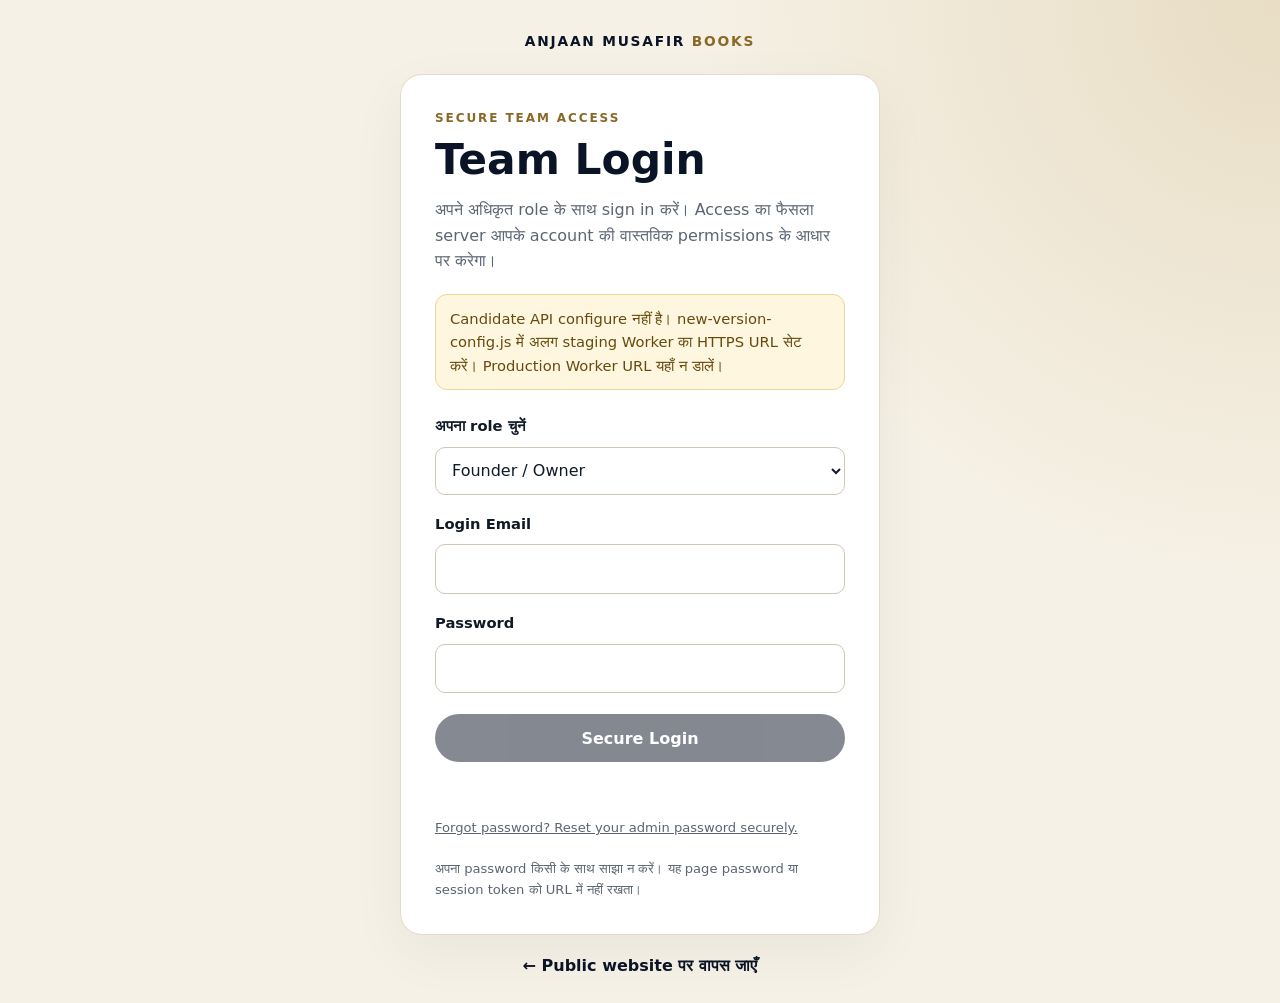
<file: admin-dashboard.html>
<!doctype html>
<html lang="hi">
<head><meta charset="utf-8"><meta name="viewport" content="width=device-width,initial-scale=1"><meta name="robots" content="noindex,nofollow"><meta name="theme-color" content="#0b1426"><title>Admin Workspace — Anjaan Musafir Books</title><link rel="stylesheet" href="admin-dashboard.css"></head>
<body>
<header class="topbar"><a class="brand" href="index.html">ANJAAN MUSAFIR <span>BOOKS</span></a><div class="top-actions"><span id="user-badge">Session checking…</span><button id="logout-button" type="button">Logout</button></div></header>
<div class="layout"><aside class="sidebar"><p class="nav-title">WORKSPACE</p><button class="nav active" data-view="overview">Dashboard</button><button class="nav" data-view="products">Books / Products</button><button class="nav" data-view="coupons">Coupons</button><button class="nav" data-view="orders">Orders</button><button class="nav" data-view="checkout">Checkout Activity</button><button class="nav" data-view="purchase-requests">Purchase Requests</button><button class="nav" data-view="customers">Customers</button><button class="nav" data-view="reports">Reports & CSV</button><button class="nav" data-view="staff">Staff & Permissions</button><button class="nav" data-view="email">Email Activity</button><button class="nav" data-view="health">System Health</button><button class="nav" data-view="maintenance">Maintenance / Backup</button><button class="nav" data-view="audit">Audit Logs</button><a href="team-login.html">Team Login</a><p class="sidebar-note">आपको वही data दिखेगा जिसकी API और role permission उपलब्ध है।</p></aside>
<main class="main-content"><div class="page-heading"><div><p class="eyebrow">SECURE WORKSPACE</p><h1 id="view-title">Dashboard</h1><p>नमस्ते, <strong id="display-name">…</strong></p></div><button id="refresh-button" type="button">Refresh data</button></div>
<section id="global-status" class="status-box" role="status" aria-live="polite">Candidate API से session verify हो रहा है…</section>
<section id="overview-view" class="view"><div class="metrics"><article class="metric-card"><span>Total orders</span><strong id="metric-orders">—</strong></article><article class="metric-card"><span>Paid orders</span><strong id="metric-paid">—</strong></article><article class="metric-card"><span>Pending orders</span><strong id="metric-pending">—</strong></article><article class="metric-card"><span>Gross sales</span><strong id="metric-sales">—</strong></article></div><section class="panel"><h2>Account & access</h2><dl class="profile-grid"><div><dt>Name</dt><dd id="profile-name">—</dd></div><div><dt>Email</dt><dd id="profile-email">—</dd></div><div><dt>Role</dt><dd id="profile-role">—</dd></div><div><dt>Session expiry</dt><dd id="profile-expiry">—</dd></div></dl></section></section>
<section id="products-view" class="view hidden"><section class="panel"><div class="panel-head"><h2>Books / Products</h2><button data-load="products">Load products</button></div><p class="muted">पहले PDF को private staging storage में upload करें। सफल upload के बाद मिला file key नीचे product form में अपने-आप भर जाएगा।</p>
<form id="product-cover-upload-form" class="admin-form"><label>Book cover image (PNG, JPEG or WebP; max 3 MB)<input name="file" type="file" accept="image/png,image/jpeg,image/webp" required></label><button type="submit">Upload cover image</button><div id="product-cover-upload-status" class="muted" role="status" aria-live="polite"></div><img id="product-cover-preview" alt="Cover preview" hidden style="max-width:160px;max-height:220px;object-fit:contain;border-radius:10px;margin-top:10px"></form>
<form id="product-pdf-upload-form" class="admin-form"><label>PDF file *<input name="file" type="file" accept="application/pdf,.pdf" required></label><button type="submit">Upload PDF securely</button><div id="product-upload-status" class="muted" role="status" aria-live="polite"></div></form>
<form id="product-create-form" class="admin-form">
<label>Existing Product ID (optional)<input name="product_id" maxlength="100" placeholder="Existing ID preserves old order references"><small>Existing book adopt करनी है तो उसका current Product ID दें; नया product हो तो खाली छोड़ें।</small></label><label>Book name *<input name="name" maxlength="180" required></label><label>Slug *<input name="slug" pattern="[a-z0-9]+(?:-[a-z0-9]+)*" maxlength="120" required placeholder="vicharon-ki-kaid"></label>
<label>Author<input name="author_name" maxlength="180" value="Anjaan Musafir Books"></label><label>Language<input name="language" maxlength="50" value="Hindi"></label>
<label>Pages<input name="page_count" type="number" min="1" max="100000"></label><label>Cover asset key<input id="product-cover-asset" name="cover_asset" maxlength="500" placeholder="Upload cover above (optional)"></label><label>Private PDF file key *<input id="product-pdf-file-key" name="pdf_file_key" maxlength="500" required placeholder="Upload PDF above or enter an existing private key"></label>
<label>MRP (₹) *<input name="mrp" type="number" min="0" step="0.01" required></label><label>Selling price (₹) *<input name="selling_price" type="number" min="0" step="0.01" required></label>
<label>Status<select name="status"><option value="DRAFT">Draft</option><option value="ACTIVE">Active</option></select></label><label>Featured<select name="featured"><option value="false">No</option><option value="true">Yes</option></select></label><label>Popular<select name="popular"><option value="false">No</option><option value="true">Yes</option></select></label>
<button type="submit">Create book record</button></form><div id="product-form-status" class="muted" role="status"></div>
<form id="product-edit-form" class="admin-form" hidden><h3>Edit book / product</h3><input name="product_id" type="hidden"><label>Book name *<input name="name" maxlength="180" required></label><label>Slug *<input name="slug" pattern="[a-z0-9]+(?:-[a-z0-9]+)*" maxlength="120" required readonly></label><label>Author<input name="author_name" maxlength="180" required></label><label>Description<textarea name="description" maxlength="10000" rows="4"></textarea></label><label>Pages<input name="page_count" type="number" min="1" max="100000"></label><label>Language<input name="language" maxlength="50" required></label><label>Cover asset key<input name="cover_asset" maxlength="500"></label><label>Private PDF file key *<input name="pdf_file_key" maxlength="500" required></label><label>MRP (₹) *<input name="mrp" type="number" min="0" step="0.01" required></label><label>Selling price (₹) *<input name="selling_price" type="number" min="0" step="0.01" required></label><label>Status<select name="status"><option value="DRAFT">Draft</option><option value="ACTIVE">Active</option><option value="INACTIVE">Inactive</option><option value="ARCHIVED">Archived</option></select></label><label>Featured<select name="featured"><option value="false">No</option><option value="true">Yes</option></select></label><label>Popular<select name="popular"><option value="false">No</option><option value="true">Yes</option></select></label><label>Offer label<input name="offer_label" maxlength="120"></label><label>Offer starts at<input name="offer_starts_at" type="datetime-local"></label><label>Offer ends at<input name="offer_ends_at" type="datetime-local"></label><button type="submit">Save product changes</button><button type="button" id="cancel-product-edit">Cancel edit</button><div id="product-edit-status" class="muted" role="status"></div></form>
<div id="products-data" class="data-area">Load products दबाएँ।</div></section></section>
<section id="coupons-view" class="view hidden"><section class="panel"><div class="panel-head"><h2>Coupons</h2><div><button data-load="coupons">Load coupons</button> <button type="button" id="reconcile-coupon-reservations">Reconcile old reservations</button></div></div><p class="muted">यह कार्रवाई केवल 30 मिनट से पुराने RESERVED coupons की जाँच करती है। केवल Cashfree से पुष्टि हुई definitive failure पर reservation release होगा; pending/unknown status पर capacity सुरक्षित रहेगी।</p><div id="coupon-reconcile-status" class="muted" role="status" aria-live="polite"></div><p class="muted">Discount type backend के accepted values के अनुसार है। Selected product IDs वैकल्पिक हैं; खाली रखने पर सभी products लागू होंगे।</p>
<form id="coupon-create-form" class="admin-form">
<label>Coupon code *<input name="code" pattern="[A-Za-z0-9][A-Za-z0-9_-]{2,39}" minlength="3" maxlength="40" required></label><label>Discount type *<select name="discount_type"><option value="PERCENT">Percentage</option><option value="FLAT">Flat ₹</option></select></label>
<label>Discount value *<input name="discount_value" type="number" min="0.01" step="0.01" required></label><label>Minimum order amount (₹)<input name="min_amount" type="number" min="0" step="0.01"></label>
<label>Max uses<input name="max_uses" type="number" min="1" step="1"></label><label>Product IDs (comma-separated, optional)<input name="product_ids" placeholder="UUID1, UUID2"></label>
<label>Starts at (optional)<input name="starts_at" type="datetime-local"></label><label>Expires at (optional)<input name="expires_at" type="datetime-local"></label>
<label>Active<select name="active"><option value="true">Yes</option><option value="false">No</option></select></label><button type="submit">Create coupon</button></form><div id="coupon-form-status" class="muted" role="status"></div><div id="coupons-data" class="data-area">Load coupons दबाएँ।</div></section></section>
<section id="checkout-view" class="view hidden"><section class="panel"><div class="panel-head"><h2>Checkout & Delivery Events</h2><button type="button" data-ops-load="checkout">Load activity</button></div><div class="filters"><label>Order ID<input id="checkout-order-id" maxlength="100"></label><label>Attempt ID<input id="checkout-attempt-id" maxlength="100"></label><label>Product ID<input id="checkout-product-id" maxlength="100"></label><label>Event type<input id="checkout-event-type" maxlength="80" placeholder="PAYMENT_SESSION_CREATED"></label><label>From<input id="checkout-from" type="date"></label><label>To<input id="checkout-to" type="date"></label></div><p class="muted">Customer email सीधे store/return नहीं होता; event ledger में केवल email hash रहता है। Payment Started या abandoned checkout तभी दिखेगा जब उसे reliably record किया गया हो।</p><div id="checkout-events-data" class="data-area">Load activity दबाएँ।</div></section></section>
<section id="orders-view" class="view hidden"><section class="panel"><div class="panel-head"><h2>Orders & Advanced Search</h2><button data-load="orders">Search orders</button></div><div class="filters"><label>Search<input id="orders-q" placeholder="Order ID, email, phone, name, product"></label><label>Payment status<select id="orders-status"><option value="">All</option><option>PAID</option><option>PENDING</option><option>FAILED</option><option>CREATED</option><option>CANCELLED</option><option>EXPIRED</option></select></label><label>Product ID<input id="orders-product-id" maxlength="100"></label><label>Coupon<input id="orders-coupon" maxlength="40"></label><label>From<input id="orders-from" type="date"></label><label>To<input id="orders-to" type="date"></label><label>Min amount ₹<input id="orders-min-amount" type="number" min="0" step="0.01"></label><label>Max amount ₹<input id="orders-max-amount" type="number" min="0" step="0.01"></label><label><input id="orders-problems-only" type="checkbox"> Problems only (failed/pending states)</label></div><p class="muted">Date filters use recorded order creation time. Older unpaid orders may not have a historical creation timestamp. Abandoned checkout is not inferred unless an event was actually recorded.</p><div id="orders-data" class="data-area">Search orders दबाएँ।</div></section></section>
<section id="purchase-requests-view" class="view hidden"><section class="panel"><div class="panel-head"><h2>Manual Purchase Requests</h2><button type="button" id="load-purchase-requests">Load requests</button></div><p class="muted">Approve करने से पहले payment reference और amount को अपने payment records से manually verify करें। API किसी UTR/payment का स्वतः सत्यापन नहीं करती। Approval पर normal PAID order और limited download token बनता है।</p><div id="purchase-requests-data" class="data-area">Load requests दबाएँ।</div></section></section>
<section id="customers-view" class="view hidden"><section class="panel"><div class="panel-head"><h2>Customers</h2><button data-load="customers">Load customers</button></div><div id="customers-data" class="data-area">Load customers दबाएँ।</div></section></section>
<section id="reports-view" class="view hidden"><section class="panel"><h2>Reports & CSV</h2><div class="filters"><label>From <input type="date" id="date-from"></label><label>To <input type="date" id="date-to"></label><label>Search order/customer/product<input id="report-q" maxlength="160" placeholder="Order ID, name, email, product ID"></label><label>Status<select id="report-status"><option value="">All statuses</option><option>PAID</option><option>PENDING</option><option>FAILED</option><option>CANCELLED</option><option>EXPIRED</option><option>CREATED</option></select></label><label>Product ID<input id="report-product-id" maxlength="100"></label><label>Coupon code<input id="report-coupon" maxlength="80"></label><label>Minimum amount<input id="report-min-amount" type="number" min="0" step="0.01"></label><label>Maximum amount<input id="report-max-amount" type="number" min="0" step="0.01"></label><button id="load-reports" type="button">Load report</button><button id="download-csv" type="button">Download filtered CSV</button></div><div id="reports-data" class="data-area">Report अभी load नहीं हुई।</div></section></section>
<section id="staff-view" class="view hidden"><section class="panel"><div class="panel-head"><h2>Staff Management</h2><button type="button" id="load-staff">Load staff</button></div><p class="muted">यह सुविधा केवल Founder role के लिए है। Staff को मजबूत password दें और सुरक्षित रूप से साझा करें।</p><form id="staff-create-form" class="admin-form"><label>Display name *<input name="display_name" maxlength="100" required></label><label>Email *<input name="email" type="email" maxlength="254" required></label><label>Temporary password *<input name="password" type="password" minlength="12" maxlength="128" required autocomplete="new-password"><small>कम-से-कम 12 characters, uppercase, lowercase और number।</small></label><label>Role *<select name="role" required><option value="ADMINISTRATOR">Administrator</option><option value="OPERATIONS_MANAGER">Operations Manager</option><option value="PRODUCT_MANAGER">Product Manager</option><option value="MARKETING_MANAGER">Marketing Manager</option><option value="CUSTOMER_SUPPORT">Customer Support</option><option value="CONTENT_EDITOR">Content Editor</option><option value="ANALYST">Analyst</option><option value="TECHNICAL_SUPPORT">Technical Support</option></select></label><button type="submit">Create staff account</button><div id="staff-form-status" class="muted" role="status"></div></form><div id="staff-data" class="data-area">Load staff दबाएँ।</div></section><section class="panel"><div class="panel-head"><h2>Role Permissions</h2><button type="button" id="load-permissions">Load permissions</button></div><p class="muted">Permission keys backend में enforce होने चाहिए। यहाँ केवल configured keys बदली जाती हैं; कोई permission key अपने-आप module access नहीं बनाती।</p><form id="permission-form" class="admin-form"><label>Role *<select name="role"><option value="ADMINISTRATOR">Administrator</option><option value="OPERATIONS_MANAGER">Operations Manager</option><option value="PRODUCT_MANAGER">Product Manager</option><option value="MARKETING_MANAGER">Marketing Manager</option><option value="CUSTOMER_SUPPORT">Customer Support</option><option value="CONTENT_EDITOR">Content Editor</option><option value="ANALYST">Analyst</option><option value="TECHNICAL_SUPPORT">Technical Support</option></select></label><label>Permission key *<input name="permission_key" maxlength="80" required placeholder="products.read"></label><label>Allowed *<select name="allowed"><option value="1">Allowed</option><option value="0">Denied</option></select></label><button type="submit">Save permission</button><div id="permission-form-status" class="muted" role="status"></div></form><div id="permissions-data" class="data-area">Load permissions दबाएँ।</div></section></section>
<section id="email-view" class="view hidden"><section class="panel"><div class="panel-head"><h2>Email Activity</h2><button type="button" data-ops-load="email">Load email activity</button></div><p class="muted">Email event table और canonical mapping उपलब्ध होने पर ही वास्तविक events दिखेंगे।</p><div id="email-activity-data" class="data-area">Load email activity दबाएँ।</div></section></section>
<section id="health-view" class="view hidden"><section class="panel"><div class="panel-head"><h2>System Health</h2><button type="button" data-ops-load="health">Run health check</button></div><p class="muted">यह database query और आवश्यक tables की मौजूदगी जाँचता है। यह Cashfree या email provider की end-to-end health का दावा नहीं करता।</p><div id="health-data" class="data-area">Run health check दबाएँ।</div></section></section>
<section id="maintenance-view" class="view hidden"><section class="panel"><div class="panel-head"><h2>Owner Control & Safe Mode</h2><button type="button" id="load-maintenance-state">Refresh maintenance state</button></div><div id="maintenance-state" class="data-area">Load state दबाएँ।</div><div class="filters"><button type="button" id="lock-owner-control">Lock owner control</button><button type="button" id="unlock-owner-control">Unlock owner control</button><button type="button" id="enable-safe-mode">Enable safe mode</button><button type="button" id="disable-safe-mode">Disable safe mode</button></div><p class="muted">Lock/Safe Mode write operations रोकते हैं। Unlock और mode changes के लिए exact confirmation phrase और Founder permission आवश्यक है।</p></section><section class="panel"><h2>Technical log retention</h2><label for="retention-days">Keep technical logs for</label><select id="retention-days"><option value="7">7 days</option><option value="30">30 days</option><option value="60">60 days</option><option value="90" selected>90 days</option><option value="180">180 days</option><option value="365">365 days</option><option value="ALWAYS">Always</option></select><button type="button" id="save-retention">Save retention</button><button type="button" id="apply-retention">Delete expired technical logs now</button><div id="retention-status" class="muted" role="status"></div><p class="muted">Cleanup only targets technical/security/email/reset logs. Orders, products, coupons, purchase requests and download records are preserved.</p></section><section class="panel"><h2>Encrypted database backup</h2><p class="muted">Backup AES-256-GCM से encrypted होगा। Cloudflare secret <code>BACKUP_ENCRYPTION_KEY</code> staging Worker में configure होना चाहिए। Database rows और file keys export होते हैं; R2 में रखी PDF files इस backup में शामिल नहीं हैं।</p><button type="button" id="export-backup">Download encrypted backup</button><div id="backup-export-status" class="muted" role="status"></div></section><section class="panel"><h2>Restore to staging (merge only)</h2><p class="muted">Restore केवल तब चलेगा जब Worker का <code>APP_ENV=staging</code> हो। यह records merge करता है, target-only records delete नहीं करता, और target sessions revoke करता है। इसे production पर deploy न करें।</p><form id="restore-backup-form" class="admin-form"><label>Encrypted backup JSON *<input type="file" name="backup" accept="application/json,.json" required></label><label>Type exact confirmation phrase *<input name="confirmation" required placeholder="RESTORE STAGING DATABASE"></label><button type="submit">Restore into staging</button><div id="backup-restore-status" class="muted" role="status" aria-live="polite"></div></form></section></section>
<section id="audit-view" class="view hidden"><section class="panel"><div class="panel-head"><h2>Audit Logs</h2><button type="button" data-ops-load="audit">Load audit logs</button></div><p class="muted">Admin activity का read-only view। Sensitive metadata प्रदर्शित नहीं किया जाता।</p><div id="audit-data" class="data-area">Load audit logs दबाएँ।</div></section></section>
<p class="footer-note">New Version candidate workspace. Live payment/delivery changes यहाँ से नहीं किए जाते।</p></main></div>
<script src="new-version-config.js"></script><script src="admin-dashboard.js" defer></script></body></html>
</file>
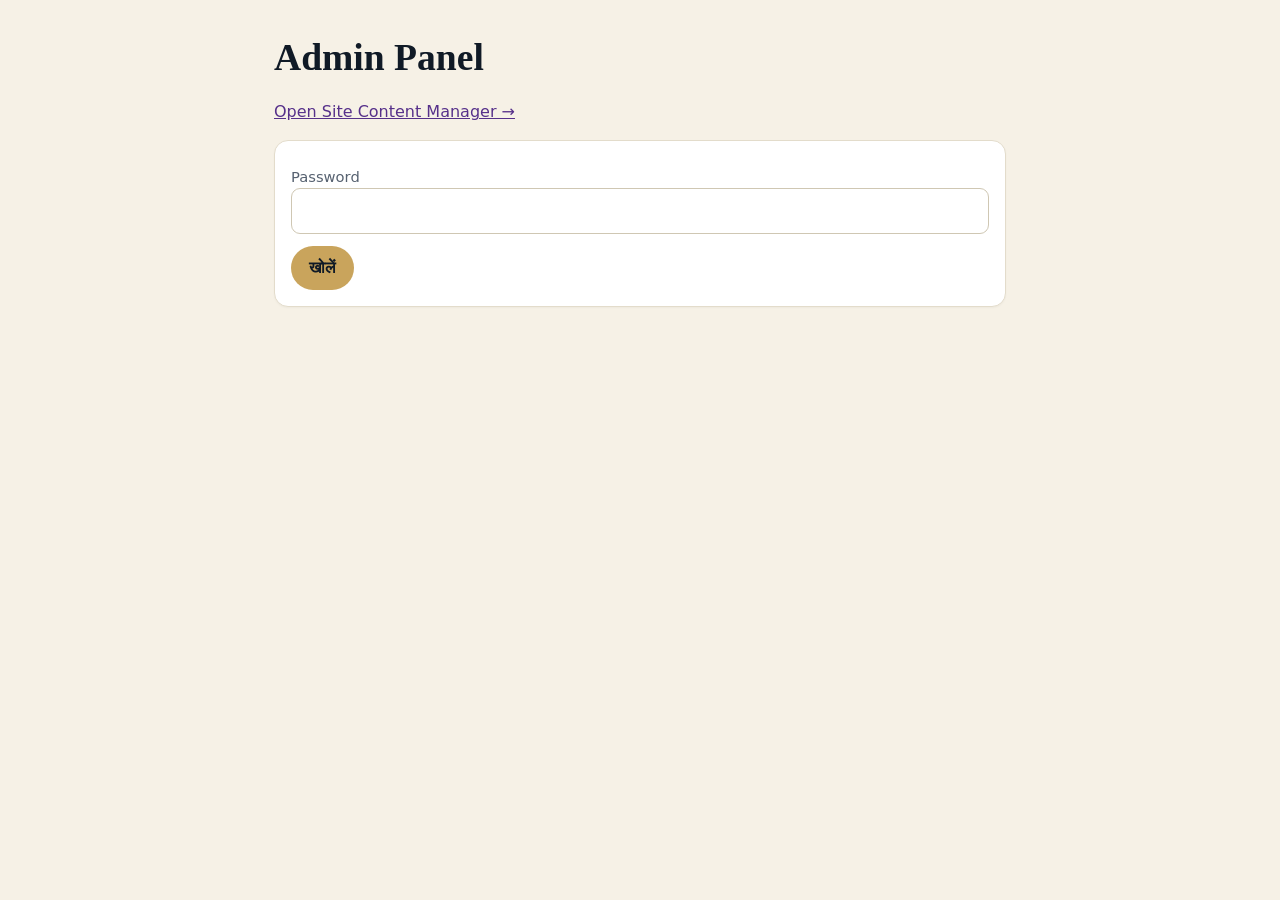
<file: admin.html>
<!DOCTYPE html>
<!-- admin.html — सिर्फ़ मालिक के लिए। कीमत, offer और coupon यहीं से बदलें।
     Password Cloudflare के ADMIN_KEY secret में रखा जाता है (यहाँ कहीं लिखा नहीं है)। -->
<html lang="hi"><head><meta charset="utf-8"><meta name="viewport" content="width=device-width,initial-scale=1">
<meta name="robots" content="noindex,nofollow"><title>Admin</title>
<style>
/* Anjaan Musafir Books Admin — responsive UI layer only. */
*, *::before, *::after { box-sizing: border-box; }
html { width: 100%; max-width: 100%; overflow-x: hidden; }
body {
  margin: 0 auto;
  width: 100%;
  max-width: 760px;
  min-width: 0;
  padding: 14px;
  font: 16px/1.5 system-ui, sans-serif;
  background: #f6f1e6;
  color: #101a26;
}
h1, h2 { font-family: Georgia, serif; line-height: 1.2; margin: .55em 0; }
h1 { font-size: clamp(1.7rem, 6vw, 2.35rem); overflow-wrap: anywhere; }
h2 { font-size: clamp(1.35rem, 5vw, 1.8rem); }
p { overflow-wrap: anywhere; }
a { color: #56308a; overflow-wrap: anywhere; }
.card {
  width: 100%;
  min-width: 0;
  max-width: 100%;
  background: #fff;
  border: 1px solid #e3dccb;
  border-radius: 14px;
  padding: 16px;
  margin: 14px 0;
  box-shadow: 0 1px 2px rgba(16, 26, 38, .035);
}
label {
  display: block;
  min-width: 0;
  font-size: .92rem;
  line-height: 1.4;
  color: #566170;
  margin-top: 10px;
  overflow-wrap: anywhere;
}
input:not([type="checkbox"]):not([type="radio"]),
select, textarea {
  display: block;
  width: 100%;
  min-width: 0;
  max-width: 100%;
  min-height: 46px;
  padding: 10px 12px;
  border: 1px solid #cfc7b3;
  border-radius: 9px;
  font: inherit;
  background: #fff;
  color: #101a26;
}
input[type="checkbox"], input[type="radio"] {
  width: auto;
  max-width: 100%;
  accent-color: #c9a45c;
}
input:focus-visible, select:focus-visible, textarea:focus-visible, button:focus-visible, a:focus-visible {
  outline: 3px solid rgba(86, 48, 138, .35);
  outline-offset: 2px;
}
button {
  display: inline-flex;
  align-items: center;
  justify-content: center;
  max-width: 100%;
  min-height: 44px;
  background: #c9a45c;
  color: #101a26;
  border: 0;
  border-radius: 999px;
  padding: 10px 18px;
  font: 600 1rem/1.25 system-ui, sans-serif;
  margin-top: 12px;
  cursor: pointer;
  white-space: normal;
  overflow-wrap: anywhere;
}
button.red { background: #c0392b; color: #fff; }
button:disabled { opacity: .6; cursor: not-allowed; }
.row {
  display: grid;
  grid-template-columns: repeat(2, minmax(0, 1fr));
  gap: 12px;
  width: 100%;
  align-items: start;
}
.row > div { min-width: 0; max-width: 100%; }
small { color: #566170; overflow-wrap: anywhere; }
#msg {
  position: sticky;
  top: 8px;
  z-index: 5;
  background: #101a26;
  color: #fff;
  padding: 10px 12px;
  border-radius: 8px;
  display: none;
  overflow-wrap: anywhere;
  box-shadow: 0 2px 8px rgba(0,0,0,.12);
}
#app, #books, #coupons, #c_books { min-width: 0; max-width: 100%; }
#c_books label {
  display: flex;
  align-items: flex-start;
  gap: 9px;
  padding: 5px 0;
}
#c_books input[type="checkbox"] { flex: 0 0 auto; margin-top: .35em; }
#login { max-width: 100%; }
#combo-editor { border: 1px solid #d7c49b; background: linear-gradient(145deg,#fffdf8,#f7f0df); box-shadow: 0 12px 34px rgba(16,26,38,.07); }
#combo-editor > label { color: #293445; font-weight: 600; }
#combo-editor .row { margin: 10px 0; }
#combo-editor input[readonly] { background: #f2eee5; font-weight: 700; color: #273548; }
#combo-editor #co_price { border: 2px solid #c9a45c; font-weight: 800; font-size: 1.12rem; }
#combo-editor #co_math_note { padding: 10px 12px; border-radius: 10px; background: #f4efe3; }
#combos .card { border-left: 4px solid #c9a45c; }
hr { border: 0; border-top: 1px solid #d8d1c3; margin: 16px 0; }
@media (max-width: 600px) {
  body { padding: 12px; }
  .card { padding: 14px; margin: 12px 0; border-radius: 14px; }
  .row { grid-template-columns: minmax(0, 1fr); gap: 6px; }
  input:not([type="checkbox"]):not([type="radio"]), select, textarea { font-size: 16px; }
  button { width: auto; min-height: 46px; }
}
@media (max-width: 360px) {
  body { padding: 8px; }
  .card { padding: 12px; }
  button { max-width: 100%; }
}
</style></head><body>
<h1>Admin Panel</h1><p><a href="content-manager.html">Open Site Content Manager →</a></p><div id="msg"></div>

<!-- 1) लॉगिन: password सिर्फ़ इस tab की memory (sessionStorage) में रहता है -->
<div class="card" id="login"><label>Password</label><input id="pw" type="password" autocomplete="current-password">
<button onclick="login()">खोलें</button></div>

<div id="app" style="display:none">
  <h2>Product Manager — नई किताब जोड़ें</h2>
  <div class="card" id="product-editor">
    <p><small>यह form D1 में किताब की listing बनाता है। PDF/cover को पहले मौजूदा storage में upload करके सही file key भरें; यह form files upload नहीं करता।</small></p>
    <div class="row"><div><label>Product ID *</label><input id="np_id" maxlength="64" placeholder="जैसे NEW_BOOK_001"></div><div><label>किताब का नाम *</label><input id="np_name" maxlength="180" placeholder="किताब का नाम"></div></div>
    <div class="row"><div><label>कीमत (₹) *</label><input id="np_price" type="number" min="0" step="0.01" placeholder="99"></div><div><label>लेखक</label><input id="np_author" maxlength="120" placeholder="लेखक का नाम"></div></div>
    <div class="row"><div><label>PDF File Key *</label><input id="np_file_key" maxlength="500" placeholder="books/new-book.pdf"></div><div><label>PDF File Name *</label><input id="np_file_name" maxlength="255" placeholder="new-book.pdf"></div></div>
    <div class="row"><div><label>भाषा</label><input id="np_language" maxlength="40" value="Hindi"></div><div><label>Pages</label><input id="np_pages" type="number" min="1" step="1" placeholder="120"></div></div>
    <label>Cover Image URL (वैकल्पिक)</label><input id="np_cover" maxlength="1000" placeholder="https://... या उपलब्ध static cover path">
    <label>विवरण</label><textarea id="np_description" rows="3" maxlength="3000" placeholder="किताब के बारे में छोटा विवरण"></textarea>
    <div class="row"><div><label><input id="np_featured" type="checkbox" style="width:auto"> Featured</label></div><div><label><input id="np_popular" type="checkbox" style="width:auto"> Popular</label></div></div>
    <button type="button" onclick="saveProduct()">नई किताब सेव करें</button> <button type="button" onclick="resetProduct()">फॉर्म साफ करें</button>
  </div>
  <h2>किताबें और Offer</h2><div id="books"></div>
  <h2>Combo Offer Manager</h2>
  <div class="card" id="combo-editor">
    <label>Combo Product ID (खाली छोड़ें तो अपने आप बनेगी)</label><input id="co_id" maxlength="64" pattern="[A-Za-z0-9_-]{3,64}" placeholder="जैसे MIND_CAREER_001"><small>सेव होने के बाद यही ID ऑर्डर और पहचान में इस्तेमाल होगी। पुराने कॉम्बो को एडिट करते समय ID न बदलें।</small>
    <label>कॉम्बो का नाम *</label><input id="co_name" maxlength="100" placeholder="जैसे Complete Library Combo">
    <label>कॉम्बो विवरण (वैकल्पिक)</label><textarea id="co_desc" rows="2" maxlength="1000" placeholder="ग्राहक को इस कॉम्बो में क्या मिलेगा?"></textarea>
    <label>किताबें चुनें *</label><div id="co_books"></div>
    <div class="card" style="background:#f8f5ee">
      <div class="row"><div><label>कुल MRP (अपने आप)</label><input id="co_mrp" readonly></div><div><label>कुल वर्तमान बिक्री मूल्य (अपने आप)</label><input id="co_current" readonly></div></div>
      <div class="row"><div><label>पहले से मिलने वाली छूट</label><input id="co_normal_off" readonly></div><div><label>तुम्हारी Combo Price (₹) *</label><input id="co_price" type="number" min="1" step="0.01" placeholder="अपनी कीमत तय करें"></div></div>
      <div class="row"><div><label>अतिरिक्त छूट (अपने आप)</label><input id="co_extra_off" readonly></div><div><label>MRP से कुल छूट (अपने आप)</label><input id="co_total_off" readonly></div></div>
      <div class="row"><div><label>वर्तमान कीमत से अतिरिक्त बचत (₹)</label><input id="co_extra_savings" readonly></div><div><label>MRP से कुल बचत (₹)</label><input id="co_total_savings" readonly></div></div>
      <p id="co_math_note"><small>किताबें चुनते ही हिसाब अपडेट होगा। कॉम्बो कीमत तुम खुद तय करोगे।</small></p>
    </div>
    <label><input id="co_active" type="checkbox" style="width:auto" checked> कॉम्बो वेबसाइट पर चालू रखें</label>
    <button onclick="saveCombo()">कॉम्बो सेव करें</button> <button type="button" onclick="resetCombo()">नया कॉम्बो</button>
  </div>
  <h2>मौजूदा Combo Offers</h2><div id="combos"></div>
  <h2>Orders & Payments</h2><p><small>नए और पुराने ऑर्डर यहाँ दिखेंगे। Combo ऑर्डर में Combo ID और शामिल किताबें भी दिखाई देंगी।</small></p><div id="orders"></div>
  <h2>Coupon बनाएँ</h2>
  <div class="card">
    <div class="row"><div><label>Code (जैसे MUSAFIR20)</label><input id="c_code"></div>
    <div><label>प्रकार</label><select id="c_type"><option value="PERCENT">% प्रतिशत</option><option value="FLAT">₹ सीधे रुपये</option></select></div></div>
    <div class="row"><div><label>कितना (20 = 20% या ₹20)</label><input id="c_val" type="number"></div>
    <div><label>कम से कम कीमत ₹ (खाली = कोई शर्त नहीं)</label><input id="c_min" type="number"></div></div>
    <label>किन किताबों पर चलेगा</label><div id="c_books"></div>
    <div class="row"><div><label>कितनी बार (खाली = अनगिनत)</label><input id="c_max" type="number"></div>
    <div><label>कब तक (खाली = बंद करने तक)</label><input id="c_end" type="datetime-local"></div></div>
    <button onclick="saveCoupon()">Coupon सेव करें</button>
  </div>
  <h2>चालू Coupons</h2><div id="coupons"></div>
</div>

<script src="combo-config.js"></script>
<script>
// Worker का पता — अपना workers.dev link यहाँ रखें
var API = (window.AM_COMBO_CONFIG && window.AM_COMBO_CONFIG.apiBase) || "https://anjaan-musafir-delivery.officialsuperswagg.workers.dev";
var KEY = sessionStorage.getItem("ak") || "", DATA = null;
var $ = function (i) { return document.getElementById(i); };
function esc(t){return String(t==null?"":t).replace(/[&<>"']/g,function(c){return {"&":"&amp;","<":"&lt;",">":"&gt;",'"':"&quot;","'":"&#39;"}[c]})}
function msg(t){var m=$("msg");m.textContent=t;m.style.display="block";setTimeout(function(){m.style.display="none"},3500)}

// सर्वर से बात: हर बार password header में जाता है
async function call(path, body){
  var r = await fetch(API+path,{method:body?"POST":"GET",headers:{"Content-Type":"application/json","x-admin-key":KEY},body:body?JSON.stringify(body):undefined});
  var d = await r.json(); if(!r.ok) throw new Error(d.error||"Error"); return d;
}
async function login(){ KEY=$("pw").value; try{ await load(); sessionStorage.setItem("ak",KEY); }catch(e){ msg(e.message); } }
// तारीख़: browser का local समय → UTC (सही समय के लिए)
function toIso(v){ return v ? new Date(v).toISOString() : ""; }
function toLocal(iso){ if(!iso) return ""; var d=new Date(iso); d.setMinutes(d.getMinutes()-d.getTimezoneOffset()); return d.toISOString().slice(0,16); }

async function load(){
  DATA = await call("/api/admin/data");
  $("login").style.display="none"; $("app").style.display="block";
  // हर किताब का card: सामान्य कीमत + offer
  $("books").innerHTML = DATA.products.map(function(p){
    var o = DATA.offers.find(function(x){return x.product_id===p.product_id})||{};
    return '<div class="card"><b>'+esc(p.name)+'</b> <small>('+esc(p.product_id)+')</small>'
    +'<div class="row"><div><label>सामान्य कीमत ₹</label><input id="pr_'+p.product_id+'" type="number" value="'+p.price+'"></div>'
    +'<div><button onclick="savePrice(\''+p.product_id+'\')">कीमत सेव</button></div></div>'
    +'<hr><small>Offer (बिना coupon, साइट पर सीधा दिखेगा)</small>'
    +'<div class="row"><div><label>Offer कीमत ₹</label><input id="os_'+p.product_id+'" type="number" value="'+(o.sale_price==null?"":o.sale_price)+'"></div>'
    +'<div><label>कटी हुई पुरानी कीमत ₹</label><input id="om_'+p.product_id+'" type="number" value="'+(o.mrp==null?"":o.mrp)+'"></div></div>'
    +'<label>Offer का नाम (बैज)</label><input id="ol_'+p.product_id+'" value="'+esc(o.label||"")+'">'
    +'<div class="row"><div><label>शुरू</label><input id="osd_'+p.product_id+'" type="datetime-local" value="'+toLocal(o.starts_at)+'"></div>'
    +'<div><label>ख़त्म</label><input id="oed_'+p.product_id+'" type="datetime-local" value="'+toLocal(o.ends_at)+'"></div></div>'
    +'<label><input id="oa_'+p.product_id+'" type="checkbox" style="width:auto" '+(o.active?"checked":"")+'> Offer चालू</label>'
    +'<button onclick="saveOffer(\''+p.product_id+'\')">Offer सेव</button></div>';
  }).join("");
  // Combo manager: checkbox list + current saved combos
  $("co_books").innerHTML = DATA.products.map(function(p){
    var now = Date.now();
    var off = DATA.offers.find(function(x){return x.product_id===p.product_id && Number(x.active)===1 && (!x.starts_at || Date.parse(x.starts_at)<=now) && (!x.ends_at || Date.parse(x.ends_at)>=now);})||{};
    var current = off.sale_price != null ? Number(off.sale_price) : Number(p.price);
    var mrp = off.mrp != null ? Number(off.mrp) : Number(p.price);
    return '<label style="display:flex;gap:9px;align-items:flex-start;padding:8px 10px;border:1px solid #e6dece;border-radius:10px;margin:6px 0;background:'+(Number(p.active)===1?'#fff':'#f4f4f4')+'"><input type="checkbox" class="co-book" value="'+esc(p.product_id)+'" data-name="'+esc(p.name)+'" data-price="'+current+'" data-mrp="'+mrp+'" style="width:auto"> <span>'+esc(p.name)+' <small>(MRP ₹'+mrp+' · वर्तमान ₹'+current+(Number(p.active)===1?'':' · किताब बंद है')+')</small></span></label>';
  }).join("");
  document.querySelectorAll(".co-book").forEach(function(x){x.onchange=calcCombo;});
  $("co_price").oninput=calcCombo;
  $("combos").innerHTML = (DATA.combos||[]).length ? DATA.combos.map(function(c){
    var selected = (c.product_ids||[]).map(function(id){var p=DATA.products.find(function(x){return x.product_id===id;});return p?p.name:id;}).join(", ");
    return '<div class="card"><b>'+esc(c.name)+'</b><p><small>Product ID: <code>'+esc(c.combo_id)+'</code></small></p><p><small>'+esc(selected)+'</small></p><p>Combo Price: <b>₹'+Number(c.combo_price).toLocaleString("en-IN")+'</b> · '+(c.active?'चालू':'बंद')+'</p><button type="button" data-edit-combo="'+esc(c.combo_id)+'">एडिट</button> <button type="button" class="red" data-disable-combo="'+esc(c.combo_id)+'">बंद करें</button></div>';
  }).join("") : '<small>अभी कोई Combo Offer नहीं बनाया गया है।</small>';
  document.querySelectorAll("[data-edit-combo]").forEach(function(btn){btn.addEventListener("click",function(){editCombo(btn.getAttribute("data-edit-combo"));});});
  document.querySelectorAll("[data-disable-combo]").forEach(function(btn){btn.addEventListener("click",function(){disableCombo(btn.getAttribute("data-disable-combo"));});});
  $("orders").innerHTML = (DATA.orders||[]).length ? DATA.orders.map(function(o){
    var combo = !!o.combo_id, status = String(o.payment_status||"CREATED").toUpperCase();
    var tone = status==="PAID" ? "#176b37" : status==="FAILED" ? "#a12c22" : "#76551b";
    return '<div class="card"><div class="row"><div><b>'+esc(o.customer_name||"Customer")+'</b><br><small>'+esc(o.customer_email||"")+' · '+esc(o.customer_phone||"")+'</small></div><div><b style="color:'+tone+'">'+esc(status)+'</b></div></div>'
      +'<p><small>Order ID: <code>'+esc(o.order_id)+'</code></small></p>'
      +'<p><b>'+esc(combo ? (o.combo_name||"Combo Order") : (o.product_name||o.product_id||"Product"))+'</b>'
      +(combo?'<br><small>Combo Product ID: '+esc(o.combo_id)+' · किताबें: '+esc(o.item_names||o.product_id||"")+'</small>':'<br><small>Product ID: '+esc(o.product_id||"—")+'</small>')+'</p>'
      +'<p>राशि: <b>₹'+Number(o.final_price||0).toLocaleString("en-IN",{maximumFractionDigits:2})+'</b> · <small>'+esc(o.created_at||o.paid_at||"")+'</small></p></div>';
  }).join("") : '<div class="card"><small>अभी Orders उपलब्ध नहीं हैं या कोई ऑर्डर नहीं मिला।</small></div>';
  calcCombo();
  // coupon के लिए किताबों के checkbox
  $("c_books").innerHTML = '<label><input type="checkbox" id="cb_all" style="width:auto" checked> सभी किताबें</label>'
   + DATA.products.map(function(p){return '<label><input type="checkbox" class="cb" value="'+p.product_id+'" style="width:auto"> '+esc(p.name)+'</label>'}).join("");
  // चालू coupons की सूची
  $("coupons").innerHTML = DATA.coupons.length ? DATA.coupons.map(function(c){
    return '<div class="card"><b>'+esc(c.code)+'</b> — '+(c.discount_type==="PERCENT"?c.discount_value+"%":"₹"+c.discount_value)
    +'<br><small>किताबें: '+esc(c.product_ids)+' · उपयोग: '+c.used_count+(c.max_uses!=null?"/"+c.max_uses:"")
    +(c.expires_at?" · तक: "+new Date(c.expires_at).toLocaleString():"")+(c.active?"":" · बंद")+'</small><br>'
    +'<button class="red" onclick="delCoupon(\''+esc(c.code)+'\')">हटाएँ</button></div>';
  }).join("") : "<small>अभी कोई coupon नहीं।</small>";
}
async function run(fn,ok){ try{ await fn(); msg(ok); await load(); }catch(e){ msg(e.message); } }
function resetProduct(){["np_id","np_name","np_price","np_author","np_file_key","np_file_name","np_pages","np_cover","np_description"].forEach(function(id){$(id).value=""});$("np_language").value="Hindi";$("np_featured").checked=false;$("np_popular").checked=false;}
function saveProduct(){
  var id=$("np_id").value.trim().toUpperCase();
  if(!/^[A-Z0-9_-]{3,64}$/.test(id))return msg("Product ID में 3–64 अक्षर, नंबर, _ या - इस्तेमाल करें।");
  if(!$("np_name").value.trim())return msg("किताब का नाम जरूरी है।");
  if($("np_price").value===""||!Number.isFinite(Number($("np_price").value))||Number($("np_price").value)<0)return msg("सही कीमत डालें।");
  if(!$("np_file_key").value.trim()||!$("np_file_name").value.trim())return msg("PDF File Key और PDF File Name जरूरी हैं।");
  run(async function(){await call("/api/admin/product-save",{product_id:id,name:$("np_name").value.trim(),price:Number($("np_price").value),author:$("np_author").value.trim(),file_key:$("np_file_key").value.trim(),file_name:$("np_file_name").value.trim(),language:$("np_language").value.trim(),pages:$("np_pages").value,cover_url:$("np_cover").value.trim(),description:$("np_description").value.trim(),featured:$("np_featured").checked,popular:$("np_popular").checked});resetProduct();await load();},"नई किताब सेव हो गई ✅");
}

function savePrice(id){ run(function(){return call("/api/admin/price",{product_id:id,price:$("pr_"+id).value})},"कीमत सेव हुई ✅"); }
function saveOffer(id){ run(function(){return call("/api/admin/offer",{product_id:id,sale_price:$("os_"+id).value,mrp:$("om_"+id).value,
  label:$("ol_"+id).value,starts_at:toIso($("osd_"+id).value),ends_at:toIso($("oed_"+id).value),active:$("oa_"+id).checked})},"Offer सेव हुआ ✅"); }
function saveCoupon(){
  var ids = $("cb_all").checked ? "*" : Array.prototype.map.call(document.querySelectorAll(".cb:checked"),function(x){return x.value}).join(",");
  if(!ids) return msg("कोई किताब चुनें");
  run(function(){return call("/api/admin/coupon",{code:$("c_code").value,discount_type:$("c_type").value,discount_value:$("c_val").value,
    min_amount:$("c_min").value,max_uses:$("c_max").value,product_ids:ids,expires_at:toIso($("c_end").value),active:true})},"Coupon सेव हुआ ✅"); }
function delCoupon(code){ if(confirm(code+" हटाएँ?")) run(function(){return call("/api/admin/coupon-delete",{code:code})},"हट गया"); }
function calcCombo(){
  var chosen=Array.prototype.slice.call(document.querySelectorAll(".co-book:checked"));
  var mrp=chosen.reduce(function(s,x){return s+Number(x.dataset.mrp||0);},0);
  var current=chosen.reduce(function(s,x){return s+Number(x.dataset.price||0);},0);
  var cp=$("co_price").value===""?null:Number($("co_price").value);
  $("co_mrp").value="₹"+mrp.toFixed(2); $("co_current").value="₹"+current.toFixed(2);
  $("co_normal_off").value=mrp>0?Math.max(0,(mrp-current)/mrp*100).toFixed(2)+"%":"—";
  $("co_extra_off").value=cp!=null&&current>0&&cp<current?(((current-cp)/current)*100).toFixed(2)+"% अतिरिक्त":"—";
  $("co_total_off").value=cp!=null&&mrp>0&&cp<mrp?(((mrp-cp)/mrp)*100).toFixed(2)+"% कुल":"—";
  $("co_extra_savings").value=cp!=null&&cp<=current?"₹"+(current-cp).toFixed(2):"—";
  $("co_total_savings").value=cp!=null&&cp<=mrp?"₹"+(mrp-cp).toFixed(2):"—";
  $("co_math_note").innerHTML=cp!=null&&current>0&&cp>current?'<small style="color:#a12c22">कॉम्बो कीमत वर्तमान कुल कीमत से अधिक है; अतिरिक्त छूट नहीं मिलेगी।</small>':'<small>पहले MRP और वर्तमान कीमतों की गणना, फिर तुम्हारी Combo Price के आधार पर अतिरिक्त छूट।</small>';
}
function resetCombo(){ $("co_id").value="";$("co_name").value="";$("co_desc").value="";$("co_price").value="";$("co_active").checked=true;document.querySelectorAll(".co-book").forEach(function(x){x.checked=false;});calcCombo(); }
function editCombo(id){var c=(DATA.combos||[]).find(function(x){return x.combo_id===id;});if(!c)return;$("co_id").value=c.combo_id;$("co_name").value=c.name;$("co_desc").value=c.description||"";$("co_price").value=c.combo_price;$("co_active").checked=!!c.active;document.querySelectorAll(".co-book").forEach(function(x){x.checked=(c.product_ids||[]).includes(x.value);});calcCombo();window.scrollTo({top:$("combo-editor").offsetTop,behavior:"smooth"});}
function saveCombo(){var customId=$("co_id").value.trim();if(customId && !/^[A-Za-z0-9_-]{3,64}$/.test(customId))return msg("Product ID में 3–64 अक्षर, नंबर, _ या - इस्तेमाल करें।");var ids=Array.prototype.map.call(document.querySelectorAll(".co-book:checked"),function(x){return x.value;});var price=Number($("co_price").value);if(!$("co_name").value.trim())return msg("कॉम्बो का नाम लिखें।");if(!ids.length)return msg("कम से कम एक किताब चुनें।");if(!Number.isFinite(price)||price<1)return msg("Combo Price कम से कम ₹1 होनी चाहिए।");run(async function(){await call("/api/admin/combo-save",{combo_id:$("co_id").value,name:$("co_name").value,description:$("co_desc").value,product_ids:ids,combo_price:price,active:$("co_active").checked});resetCombo();},"Combo Offer सेव हो गया ✅");}
function disableCombo(id){if(confirm("इस कॉम्बो को वेबसाइट से बंद करें? पुराने ऑर्डर सुरक्षित रहेंगे।"))run(function(){return call("/api/admin/combo-delete",{combo_id:id});},"कॉम्बो बंद कर दिया गया।");}
if(KEY){ load().catch(function(){ sessionStorage.removeItem("ak"); }); }
</script></body></html>
</file>
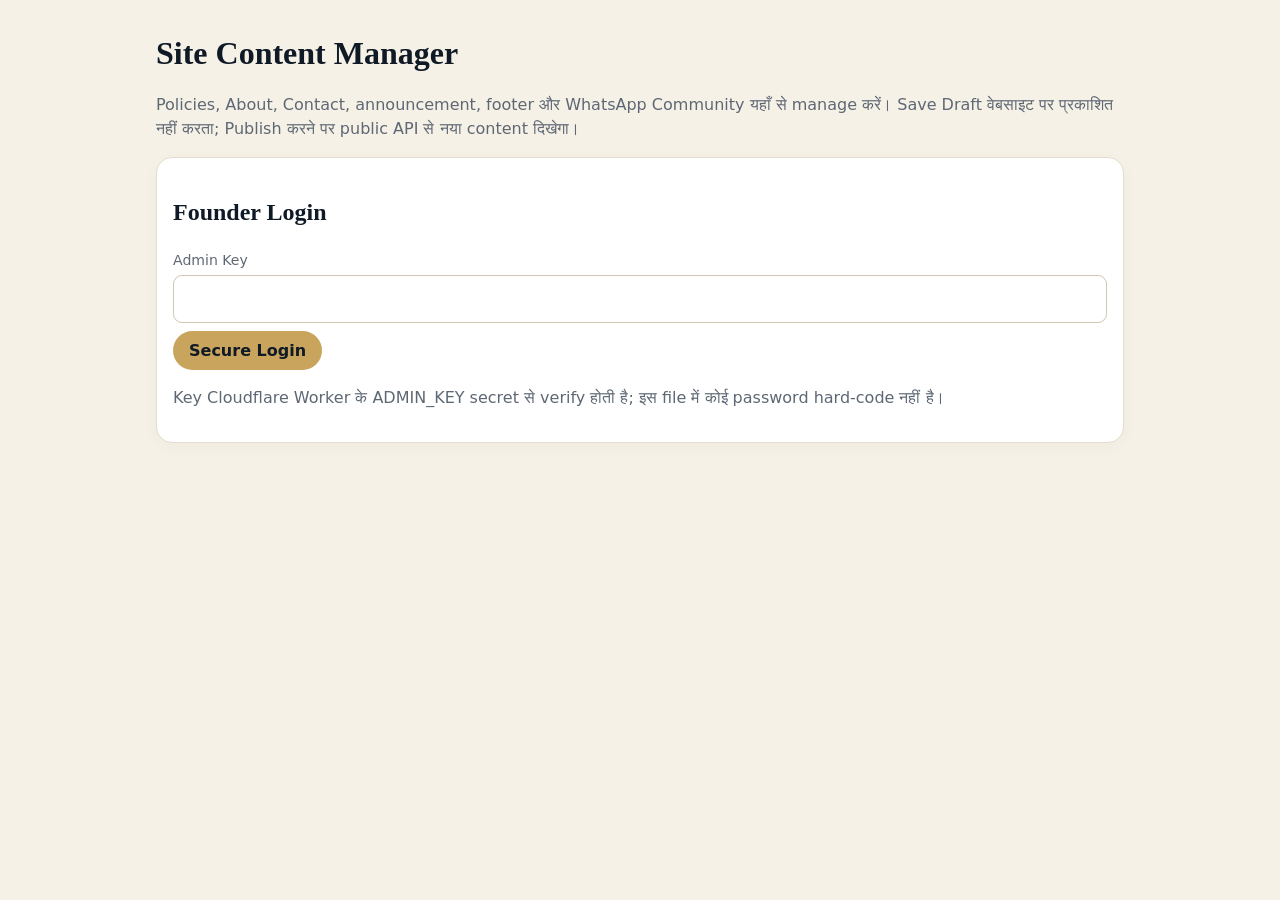
<file: content-manager.html>
<!doctype html>
<html lang="hi"><head><meta charset="utf-8"><meta name="viewport" content="width=device-width,initial-scale=1"><meta name="robots" content="noindex,nofollow"><title>Site Content Manager — Anjaan Musafir Books</title>
<style>
:root{color-scheme:light;--ink:#101a26;--gold:#c9a45c;--line:#e5dece;--muted:#5e6874}*{box-sizing:border-box}body{margin:0;background:#f6f1e6;color:var(--ink);font:16px/1.5 system-ui,sans-serif;padding:16px;max-width:1000px;margin-inline:auto}h1,h2{font-family:Georgia,serif}h1{margin:.4em 0}.sub,small{color:var(--muted)}.card{background:#fff;border:1px solid var(--line);border-radius:16px;padding:16px;margin:14px 0;box-shadow:0 4px 18px #101a2608}label{display:block;font-size:.88rem;color:var(--muted);margin:10px 0 4px}input,textarea,select{width:100%;padding:11px;border:1px solid #cfc7b3;border-radius:9px;font:inherit;background:#fff;color:var(--ink)}textarea{min-height:260px;resize:vertical}button,.button{background:var(--gold);border:0;border-radius:999px;padding:10px 16px;font:600 1rem system-ui;cursor:pointer;color:var(--ink);display:inline-block;text-decoration:none;margin:8px 6px 0 0}button.secondary{background:#e9edf1}button.danger{background:#b83a32;color:#fff}.preview-content{border:1px solid var(--line);border-radius:10px;padding:14px;background:#fffdf8;overflow-wrap:anywhere}.preview-content h3{margin:1em 0 .35em}.preview-content p{margin:.45em 0}.preview-content ul{padding-left:1.4rem}#msg{position:sticky;top:8px;z-index:4;background:var(--ink);color:#fff;padding:10px 14px;border-radius:10px;display:none}.grid{display:grid;grid-template-columns:minmax(220px,.8fr) minmax(0,1.7fr);gap:14px}.item{display:block;width:100%;text-align:left;background:#fff;border:1px solid var(--line);border-radius:10px;margin:5px 0;padding:10px}.item.active{border-color:var(--gold);background:#fff9ea}.status{font-size:.78rem;padding:3px 7px;border-radius:99px;background:#edf1f4;display:inline-block}.row{display:flex;gap:8px;flex-wrap:wrap;align-items:center}.row>*{flex:1}@media(max-width:700px){.grid{grid-template-columns:1fr}textarea{min-height:220px}}
</style></head><body>
<h1>Site Content Manager</h1><p class="sub">Policies, About, Contact, announcement, footer और WhatsApp Community यहाँ से manage करें। Save Draft वेबसाइट पर प्रकाशित नहीं करता; Publish करने पर public API से नया content दिखेगा।</p><div id="msg" role="status"></div>
<section class="card" id="login"><h2>Founder Login</h2><label for="pw">Admin Key</label><input id="pw" type="password" autocomplete="current-password"><button id="loginBtn">Secure Login</button><p class="sub">Key Cloudflare Worker के ADMIN_KEY secret से verify होती है; इस file में कोई password hard-code नहीं है।</p></section>
<div id="manager" hidden><div class="row"><button class="secondary" id="reloadBtn">Refresh</button><button class="secondary" id="logoutBtn">Logout</button><a class="button" href="admin.html">Price & Coupon Admin</a></div><div class="grid"><section class="card"><h2>Pages & Settings</h2><div id="items"></div></section><section class="card"><div class="row"><h2 id="editorTitle">Select a section</h2><span id="state" class="status">Not selected</span></div>
<div id="genericEditor"><label for="title">Page / Section Title</label><input id="title" maxlength="180"><label for="body">Content</label><textarea id="body" maxlength="50000" placeholder="Plain text. Use ## Heading for section headings and - Item for bullet points."></textarea><p class="sub">Content is plain text, not HTML. This prevents pasted scripts or unsafe markup from running. Existing live content remains until Publish.</p></div>
<div id="communityEditor" hidden><h3>WhatsApp Community Settings</h3><p class="sub">यह settings केवल WhatsApp Community teaser और popup को नियंत्रित करती हैं। Publish करने पर वेबसाइट पर लागू होंगी। पहले सही invite link डालें।</p>
<label for="waTitle">Teaser Heading</label><input id="waTitle" maxlength="180" placeholder="🔥 सबसे खास डील्स… सबसे पहले आपके लिए! 👀">
<label for="waDescription">Teaser Description</label><textarea id="waDescription" maxlength="2000" rows="3" style="min-height:90px" placeholder="नए लॉन्चिंग ऑफर्स..."></textarea>
<label for="waInvite">WhatsApp Community Invite Link</label><input id="waInvite" type="url" inputmode="url" maxlength="500" placeholder="https://chat.whatsapp.com/...."><p class="sub">केवल आधिकारिक https://chat.whatsapp.com/ invite link डालें। Placeholder लिंक publish नहीं करें।</p>
<div class="row"><div><label for="waJoin">Join Button Label</label><input id="waJoin" maxlength="80"></div><div><label for="waDetails">Details Button Label</label><input id="waDetails" maxlength="80"></div></div>
<label for="waDetailsTitle">Popup Heading</label><input id="waDetailsTitle" maxlength="180">
<label for="waBenefits">Popup Benefits (हर लाइन पर एक benefit)</label><textarea id="waBenefits" maxlength="2000" rows="4" style="min-height:110px" placeholder="नए product launch offers&#10;Exclusive Coupons और Discounts&#10;Limited-time Deals&#10;Surprise Benefits"></textarea>
<label for="waDisclaimer">Popup Disclaimer</label><textarea id="waDisclaimer" maxlength="1000" rows="2" style="min-height:75px"></textarea>
<p class="sub">Benefits को सार्वजनिक रूप से सामान्य शब्दों में रखें। कोई निजी coupon code या unpublished deal यहाँ न लिखें।</p></div>
<div class="row"><button id="previewBtn" class="secondary">Preview Draft</button><button id="draftBtn">Save Draft</button><button id="publishBtn">Publish Changes</button></div><div class="row"><button id="disableBtn" class="danger">Disable Section</button><button id="enableBtn" class="secondary">Enable Section</button></div><div id="meta" class="sub"></div></section></div><section class="card" id="previewCard" hidden><h2>Preview (not published)</h2><div id="previewContent" class="preview-content"></div></section></div>
<script>
var API="https://anjaan-musafir-delivery.officialsuperswagg.workers.dev",KEY=sessionStorage.getItem("ak")||"",ITEMS=[],CURRENT=null;var $=function(id){return document.getElementById(id)};
function say(s){var e=$("msg");e.textContent=s;e.style.display="block";window.scrollTo({top:0,behavior:"smooth"})}
async function call(path,body){var r=await fetch(API+path,{method:body?"POST":"GET",headers:{"Content-Type":"application/json","x-admin-key":KEY},body:body?JSON.stringify(body):undefined,cache:"no-store"});var d=await r.json().catch(function(){return {}});if(!r.ok)throw new Error(d.error||"Request failed ("+r.status+")");return d}
function esc(s){return String(s==null?"":s).replace(/[&<>"']/g,function(c){return {"&":"&amp;","<":"&lt;",">":"&gt;",'"':"&quot;","'":"&#39;"}[c]})}
async function login(){KEY=$("pw").value.trim();try{await load();sessionStorage.setItem("ak",KEY);$("login").hidden=true;$("manager").hidden=false;say("Login successful. Existing content loaded.")}catch(e){say(e.message)}}
async function load(){var d=await call("/api/admin/site-content");ITEMS=d.items||[];renderList();if(CURRENT){var found=ITEMS.find(function(x){return x.content_key===CURRENT});if(found)select(found.content_key)}else if(ITEMS.length)select(ITEMS[0].content_key)}
function renderList(){$("items").innerHTML=ITEMS.map(function(x){return '<button class="item '+(CURRENT===x.content_key?'active':'')+'" data-key="'+esc(x.content_key)+'"><b>'+esc(x.title)+'</b><br><small>'+esc(x.content_key)+' · '+(x.enabled?'Published':'Disabled')+(x.draft_body!==null?' · Draft exists':'')+'</small></button>'}).join("");document.querySelectorAll("[data-key]").forEach(function(b){b.addEventListener("click",function(){select(b.dataset.key)})})}
function parseCommunityBody(body){var out={};String(body||"").split(/\r?\n/).forEach(function(line){var i=line.indexOf("=");if(i>0)out[line.slice(0,i).trim()]=line.slice(i+1).trim()});return out}
function setCommunityFields(x){var cfg=parseCommunityBody((x.draft_body!==null&&x.draft_body!==undefined)?x.draft_body:x.body);$("waTitle").value=(x.draft_title||x.title||"");$("waDescription").value=cfg.description||"";$("waInvite").value=(cfg.invite_url||"").indexOf("PASTE_YOUR_")===0?"":(cfg.invite_url||"");$("waJoin").value=cfg.join_label||"अभी जॉइन करें";$("waDetails").value=cfg.details_label||"🤫 अंदर क्या मिलेगा?";$("waDetailsTitle").value=cfg.details_title||"कम्युनिटी में क्या मिलेगा?";$("waBenefits").value=(cfg.benefits||"नए प्रोडक्ट लॉन्चिंग ऑफर्स|Exclusive Coupons और Discounts|Limited-time Deals|Surprise Benefits").split("|").join("\n");$("waDisclaimer").value=cfg.disclaimer||"Offers और coupons उपलब्धता एवं लागू शर्तों के अधीन हैं।"}
function communityBodyFromFields(){var invite=$("waInvite").value.trim();if(!/^https:\/\/chat\.whatsapp\.com\/[A-Za-z0-9]+(?:[-_][A-Za-z0-9]+)*\/?$/.test(invite))throw new Error("सही WhatsApp invite link डालें: https://chat.whatsapp.com/...");var benefits=$("waBenefits").value.split(/\r?\n/).map(function(v){return v.trim().replace(/[|\r\n]/g," ")}).filter(Boolean);if(!benefits.length)throw new Error("कम से कम एक benefit लिखें।");var fields={invite_url:invite,description:$("waDescription").value.trim(),join_label:$("waJoin").value.trim(),details_label:$("waDetails").value.trim(),details_title:$("waDetailsTitle").value.trim(),benefits:benefits.join("|"),disclaimer:$("waDisclaimer").value.trim()};if(!fields.description||!fields.join_label||!fields.details_label||!fields.details_title||!fields.disclaimer)throw new Error("Description, button labels, popup heading और disclaimer खाली न छोड़ें।");return Object.keys(fields).map(function(k){return k+"="+fields[k]}).join("\n")}
function select(key){CURRENT=key;$("previewCard").hidden=true;var x=ITEMS.find(function(z){return z.content_key===key});if(!x)return;var isCommunity=key==="whatsapp_community";$("genericEditor").hidden=isCommunity;$("communityEditor").hidden=!isCommunity;if(isCommunity){setCommunityFields(x);$("title").value=x.draft_title||x.title;$("body").value=x.draft_body!==null?x.draft_body:x.body}else{$("title").value=x.draft_title||x.title;$("body").value=x.draft_body!==null?x.draft_body:x.body}$("editorTitle").textContent=isCommunity?"WhatsApp Community Settings":x.title;$("state").textContent=x.enabled?"Enabled / Published":"Disabled";$("meta").textContent="Key: "+x.content_key+" · Updated: "+(x.updated_at||"unknown")+" · Published: "+(x.published_at||"not published");renderList()}
function preview(){var title=$("title").value.trim(),body=$("body").value;if(!title)return say("Preview के लिए title लिखें।");var root=$("previewContent");root.replaceChildren();var h=document.createElement("h3");h.textContent=title;root.appendChild(h);var list=null;body.split(/\r?\n/).forEach(function(raw){var line=raw.trim();if(!line){list=null;return}if(line.indexOf("## ")===0){list=null;var heading=document.createElement("h3");heading.textContent=line.slice(3);root.appendChild(heading)}else if(line.indexOf("- ")===0){if(!list){list=document.createElement("ul");root.appendChild(list)}var li=document.createElement("li");li.textContent=line.slice(2);list.appendChild(li)}else{list=null;var p=document.createElement("p");p.textContent=line;root.appendChild(p)}});$("previewCard").hidden=false;$("previewCard").scrollIntoView({behavior:"smooth",block:"start"})}
async function save(action){if(!CURRENT)return say("पहले section चुनें।");var title,body;try{if(CURRENT==="whatsapp_community"){title=$("waTitle").value.trim();body=communityBodyFromFields()}else{title=$("title").value.trim();body=$("body").value}}catch(e){return say(e.message)}if(!title||!body.trim())return say("Title और content खाली नहीं हो सकते।");if(CURRENT==="contact_email"&&!/^[^\s@]+@[^\s@]+\.[^\s@]+$/.test(body.trim()))return say("Contact Email में एक valid email address डालें।");try{await call("/api/admin/site-content",{content_key:CURRENT,title:title,body:body,action:action});await load();say(action==="publish"?"Publish सफल हुआ। Community अगली page load पर उपलब्ध होगी।":action==="save_draft"?"Draft सुरक्षित रूप से save हुआ; live website नहीं बदली।":"Setting updated.")}catch(e){say(e.message)}}
async function toggle(action){if(!CURRENT)return say("पहले section चुनें।");if(!confirm(action==="disable"?"इस section को public website से disable करें?":"इस section को public website पर enable करें?"))return;try{await call("/api/admin/site-content",{content_key:CURRENT,action:action});await load();say("Setting updated.")}catch(e){say(e.message)}}
$("previewBtn").addEventListener("click",preview);$("loginBtn").addEventListener("click",login);$("pw").addEventListener("keydown",function(e){if(e.key==="Enter")login()});$("reloadBtn").addEventListener("click",function(){load().then(function(){say("Refreshed.")}).catch(function(e){say(e.message)})});$("logoutBtn").addEventListener("click",function(){sessionStorage.removeItem("ak");KEY="";CURRENT=null;$("manager").hidden=true;$("login").hidden=false;$("pw").value=""});$("draftBtn").addEventListener("click",function(){save("save_draft")});$("publishBtn").addEventListener("click",function(){if(confirm("इस content को public website पर publish करें?"))save("publish")});$("disableBtn").addEventListener("click",function(){toggle("disable")});$("enableBtn").addEventListener("click",function(){toggle("enable")});if(KEY){load().then(function(){$("login").hidden=true;$("manager").hidden=false}).catch(function(){sessionStorage.removeItem("ak");KEY=""})}
</script></body></html>
</file>
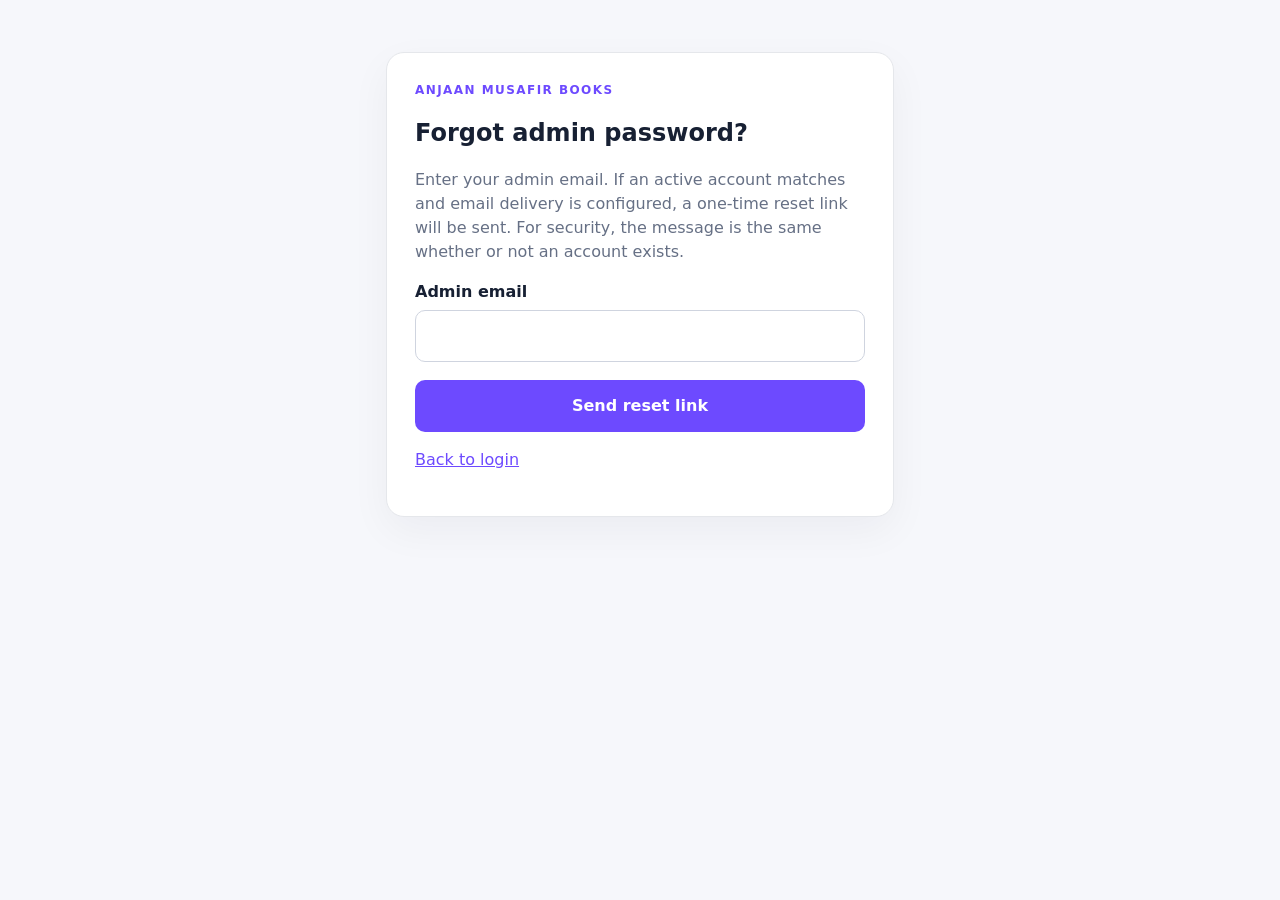
<file: forgot-password.html>
<!doctype html><html lang="en"><head><meta charset="utf-8"><meta name="viewport" content="width=device-width,initial-scale=1"><meta name="robots" content="noindex,nofollow"><title>Admin Password Recovery — Anjaan Musafir Books</title><style>:root{--ink:#172033;--muted:#667085;--line:#e5e7eb;--accent:#6d4aff}*{box-sizing:border-box}body{margin:0;background:#f6f7fb;color:var(--ink);font:16px/1.5 system-ui,sans-serif}.wrap{max-width:540px;margin:36px auto;padding:16px}.card{background:white;border:1px solid var(--line);border-radius:18px;padding:28px;box-shadow:0 14px 40px #1018280c}.brand{font-size:12px;letter-spacing:.12em;color:var(--accent);font-weight:800}h1{line-height:1.2}p{color:var(--muted)}label{display:block;font-weight:650;margin:14px 0 6px}input{width:100%;padding:13px;border:1px solid #cfd4df;border-radius:10px;font:inherit}button{width:100%;padding:14px;border:0;border-radius:10px;background:var(--accent);color:white;font:inherit;font-weight:750;margin-top:18px}.status{white-space:pre-wrap;margin-top:14px;padding:12px;background:#f1f5f9;border-radius:10px}a{color:var(--accent)}</style></head><body><main class="wrap"><section class="card"><div class="brand">ANJAAN MUSAFIR BOOKS</div><h1>Forgot admin password?</h1><p>Enter your admin email. If an active account matches and email delivery is configured, a one-time reset link will be sent. For security, the message is the same whether or not an account exists.</p><form id="form"><label for="email">Admin email</label><input id="email" name="email" type="email" maxlength="254" required autocomplete="email"><button id="submit" type="submit">Send reset link</button></form><div id="status" class="status" role="status" aria-live="polite" hidden></div><p><a href="team-login.html">Back to login</a></p></section></main><script src="new-version-config.js"></script><script>(()=>{const form=document.getElementById('form'),out=document.getElementById('status'),btn=document.getElementById('submit'),base=String(window.NM_NEW_VERSION_CONFIG?.API_BASE||'').trim().replace(/\/+$/,'');form.addEventListener('submit',async e=>{e.preventDefault();out.hidden=false;out.textContent='Requesting reset…';if(!/^https:\/\//i.test(base)){out.textContent='Reset service is not configured yet. Contact the system owner.';return}btn.disabled=true;try{const r=await fetch(base+'/api/v2/admin/password-reset/request',{method:'POST',headers:{'Content-Type':'application/json'},cache:'no-store',body:JSON.stringify({email:document.getElementById('email').value.trim().toLowerCase()})});const d=await r.json().catch(()=>({}));if(!r.ok)throw Error(d.error||'Request failed');out.textContent=d.message||'If an active account matches, a reset email will arrive shortly.'}catch(err){out.textContent=err.message}finally{btn.disabled=false}})})();</script></body></html>
</file>
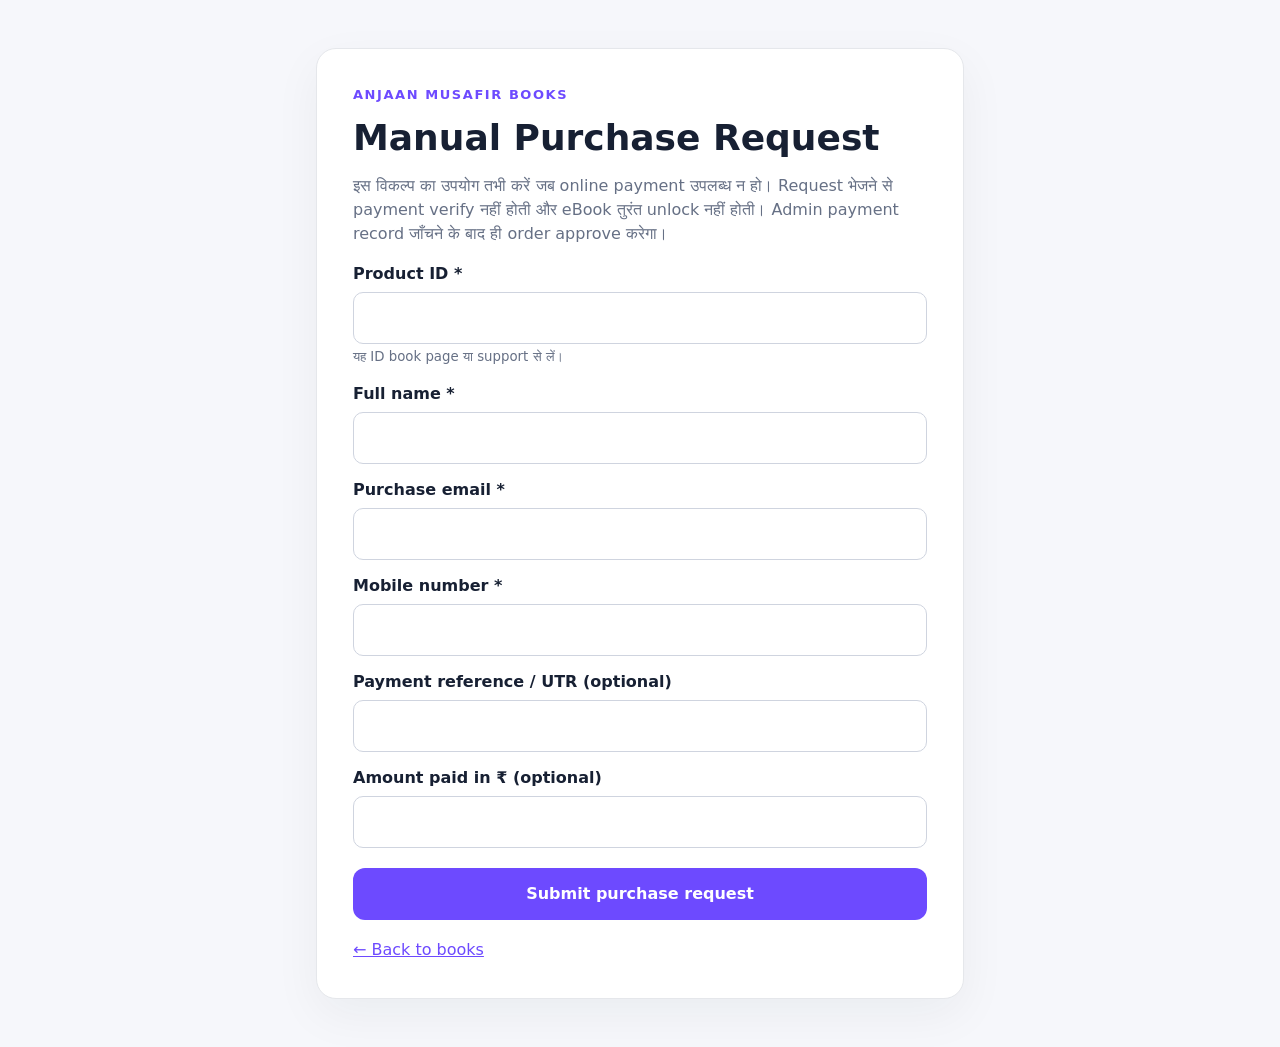
<file: purchase-request.html>
<!doctype html>
<html lang="en">
<head>
<meta charset="utf-8"><meta name="viewport" content="width=device-width,initial-scale=1">
<meta name="robots" content="noindex,nofollow"><title>Manual Purchase Request — Anjaan Musafir Books</title>
<style>
:root{color-scheme:light;--ink:#172033;--muted:#667085;--line:#e5e7eb;--accent:#6d4aff}*{box-sizing:border-box}body{margin:0;background:#f6f7fb;color:var(--ink);font:16px/1.5 system-ui,-apple-system,Segoe UI,sans-serif}.wrap{max-width:680px;margin:32px auto;padding:16px}.card{background:#fff;border:1px solid var(--line);border-radius:20px;padding:clamp(20px,5vw,36px);box-shadow:0 16px 48px #1822300d}.brand{font-size:13px;letter-spacing:.12em;font-weight:800;color:var(--accent)}h1{font-size:clamp(26px,5vw,36px);line-height:1.15;margin:12px 0}p{color:var(--muted)}label{display:block;font-weight:650;margin:14px 0 6px}input{width:100%;padding:13px 14px;border:1px solid #cfd4df;border-radius:10px;font:inherit}button{width:100%;border:0;border-radius:12px;background:var(--accent);color:white;font:inherit;font-weight:750;padding:14px;margin-top:20px}button:disabled{opacity:.6}small{color:var(--muted)}.status{white-space:pre-wrap;margin-top:16px;padding:14px;border-radius:10px;background:#f1f5f9}.status.error{background:#fff1f2;color:#9f1239}.status.ok{background:#ecfdf3;color:#166534}.back{display:inline-block;margin-top:18px;color:var(--accent)}
</style></head>
<body><main class="wrap"><section class="card"><div class="brand">ANJAAN MUSAFIR BOOKS</div><h1>Manual Purchase Request</h1><p>इस विकल्प का उपयोग तभी करें जब online payment उपलब्ध न हो। Request भेजने से payment verify नहीं होती और eBook तुरंत unlock नहीं होती। Admin payment record जाँचने के बाद ही order approve करेगा।</p>
<form id="request-form"><label for="product_id">Product ID *</label><input id="product_id" name="product_id" required maxlength="100" autocomplete="off"><small>यह ID book page या support से लें।</small>
<label for="customer_name">Full name *</label><input id="customer_name" name="customer_name" required minlength="2" maxlength="100" autocomplete="name">
<label for="customer_email">Purchase email *</label><input id="customer_email" name="customer_email" required type="email" maxlength="254" autocomplete="email">
<label for="customer_phone">Mobile number *</label><input id="customer_phone" name="customer_phone" required type="tel" minlength="8" maxlength="20" autocomplete="tel">
<label for="payment_reference">Payment reference / UTR (optional)</label><input id="payment_reference" name="payment_reference" maxlength="100" autocomplete="off">
<label for="amount_paid">Amount paid in ₹ (optional)</label><input id="amount_paid" name="amount_paid" type="number" min="0.01" step="0.01">
<button id="submit-button" type="submit">Submit purchase request</button></form><div id="result" class="status" role="status" aria-live="polite" hidden></div><a class="back" href="index.html">← Back to books</a></section></main>
<script src="new-version-config.js"></script><script>
(()=>{'use strict';const form=document.getElementById('request-form'),out=document.getElementById('result'),btn=document.getElementById('submit-button'),params=new URLSearchParams(location.search);document.getElementById('product_id').value=params.get('product_id')||'';const cfg=window.NM_NEW_VERSION_CONFIG||{},base=String(cfg.API_BASE||'').trim().replace(/\/+$/,'');form.addEventListener('submit',async e=>{e.preventDefault();out.hidden=false;out.className='status';if(!/^https:\/\//i.test(base)){out.textContent='Purchase request service अभी configure नहीं है। कृपया बाद में प्रयास करें या support से संपर्क करें।';out.classList.add('error');return}const data=Object.fromEntries(new FormData(form).entries());data.product_id=data.product_id.trim();data.customer_name=data.customer_name.trim();data.customer_email=data.customer_email.trim().toLowerCase();data.customer_phone=data.customer_phone.trim();if(!data.payment_reference){delete data.payment_reference;delete data.amount_paid}else data.amount_paid=Number(data.amount_paid);btn.disabled=true;btn.textContent='Submitting…';try{const r=await fetch(base+'/api/v2/purchase-requests',{method:'POST',headers:{'Content-Type':'application/json'},cache:'no-store',body:JSON.stringify(data)});let d={};try{d=await r.json()}catch{}if(!r.ok)throw Error(d.error||'Request submit नहीं हो सकी।');out.classList.add('ok');out.textContent='Request ID: '+d.request_id+'\nStatus: '+d.status+'\nExpected amount: ₹'+Number(d.expected_amount).toFixed(2)+'\n\n'+d.message+'\nRequest ID संभालकर रखें। Admin approval के बाद ही order access मिलेगा.';form.reset();document.getElementById('product_id').value=params.get('product_id')||''}catch(err){out.classList.add('error');out.textContent=err.message}finally{btn.disabled=false;btn.textContent='Submit purchase request'}})})();
</script></body></html>
</file>
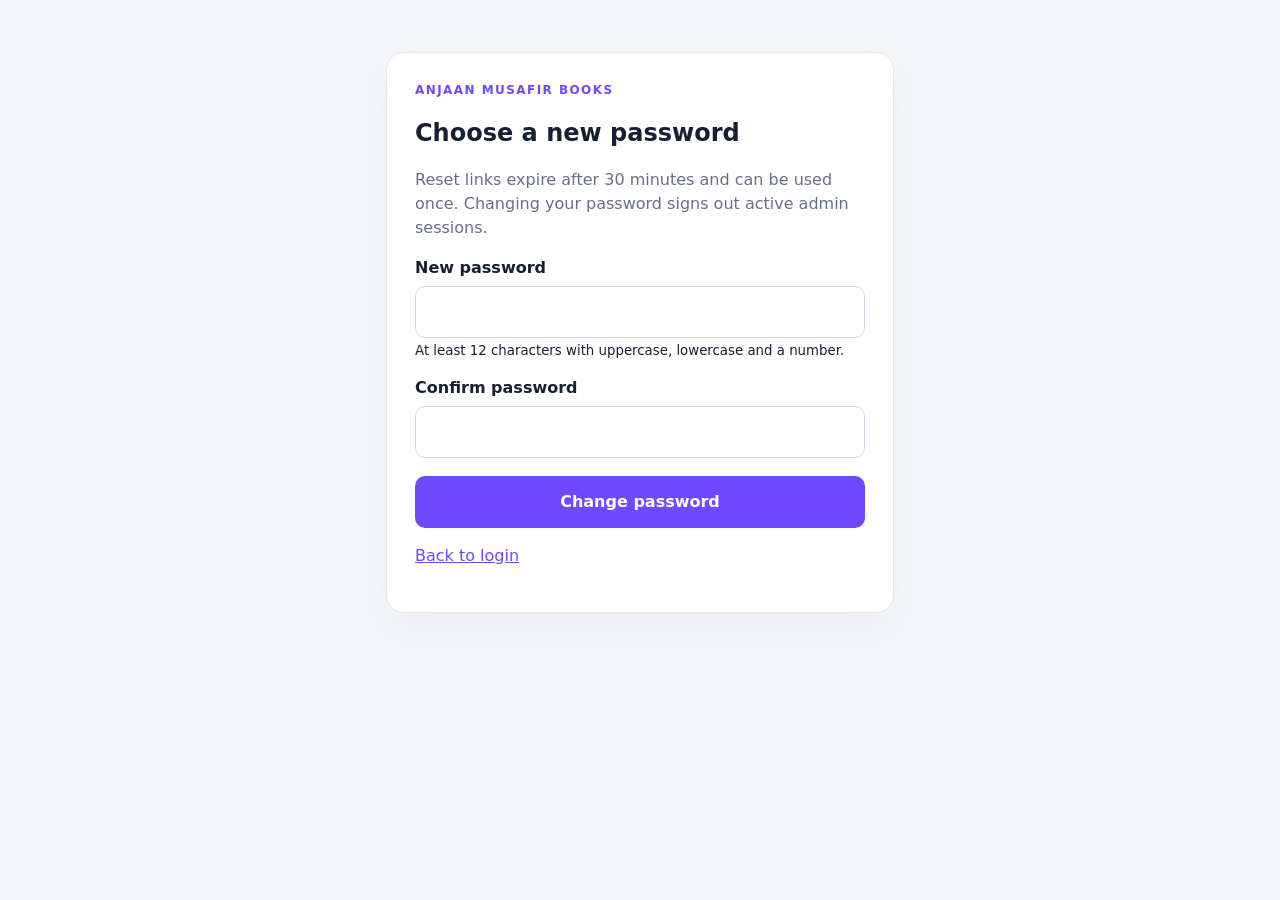
<file: reset-password.html>
<!doctype html><html lang="en"><head><meta charset="utf-8"><meta name="viewport" content="width=device-width,initial-scale=1"><meta name="robots" content="noindex,nofollow"><meta name="referrer" content="no-referrer"><title>Reset Admin Password — Anjaan Musafir Books</title><style>:root{--ink:#172033;--muted:#667085;--line:#e5e7eb;--accent:#6d4aff}*{box-sizing:border-box}body{margin:0;background:#f6f7fb;color:var(--ink);font:16px/1.5 system-ui,sans-serif}.wrap{max-width:540px;margin:36px auto;padding:16px}.card{background:white;border:1px solid var(--line);border-radius:18px;padding:28px;box-shadow:0 14px 40px #1018280c}.brand{font-size:12px;letter-spacing:.12em;color:var(--accent);font-weight:800}h1{line-height:1.2}p{color:var(--muted)}label{display:block;font-weight:650;margin:14px 0 6px}input{width:100%;padding:13px;border:1px solid #cfd4df;border-radius:10px;font:inherit}button{width:100%;padding:14px;border:0;border-radius:10px;background:var(--accent);color:white;font:inherit;font-weight:750;margin-top:18px}.status{white-space:pre-wrap;margin-top:14px;padding:12px;background:#f1f5f9;border-radius:10px}a{color:var(--accent)}</style></head><body><main class="wrap"><section class="card"><div class="brand">ANJAAN MUSAFIR BOOKS</div><h1>Choose a new password</h1><p>Reset links expire after 30 minutes and can be used once. Changing your password signs out active admin sessions.</p><form id="form"><label for="password">New password</label><input id="password" type="password" minlength="12" maxlength="128" required autocomplete="new-password"><small>At least 12 characters with uppercase, lowercase and a number.</small><label for="confirm">Confirm password</label><input id="confirm" type="password" minlength="12" maxlength="128" required autocomplete="new-password"><button id="submit" type="submit">Change password</button></form><div id="status" class="status" role="status" aria-live="polite" hidden></div><p><a href="team-login.html">Back to login</a></p></section></main><script src="new-version-config.js"></script><script>(()=>{const form=document.getElementById('form'),out=document.getElementById('status'),btn=document.getElementById('submit'),base=String(window.NM_NEW_VERSION_CONFIG?.API_BASE||'').trim().replace(/\/+$/,'');const token=new URLSearchParams(location.hash.replace(/^#/, '')).get('token')||'';form.addEventListener('submit',async e=>{e.preventDefault();out.hidden=false;const password=document.getElementById('password').value,confirm=document.getElementById('confirm').value;if(!token){out.textContent='Reset token missing. Request a new reset link.';return}if(password!==confirm){out.textContent='Passwords do not match.';return}if(!/^https:\/\//i.test(base)){out.textContent='Reset service is not configured yet. Contact the system owner.';return}btn.disabled=true;out.textContent='Changing password…';try{const r=await fetch(base+'/api/v2/admin/password-reset/confirm',{method:'POST',headers:{'Content-Type':'application/json'},cache:'no-store',body:JSON.stringify({token,password})});const d=await r.json().catch(()=>({}));if(!r.ok)throw Error(d.error||'Password reset failed');out.textContent=d.message||'Password changed. Please sign in.';form.reset();history.replaceState(null,'',location.pathname)}catch(err){out.textContent=err.message}finally{btn.disabled=false}})})();</script></body></html>
</file>
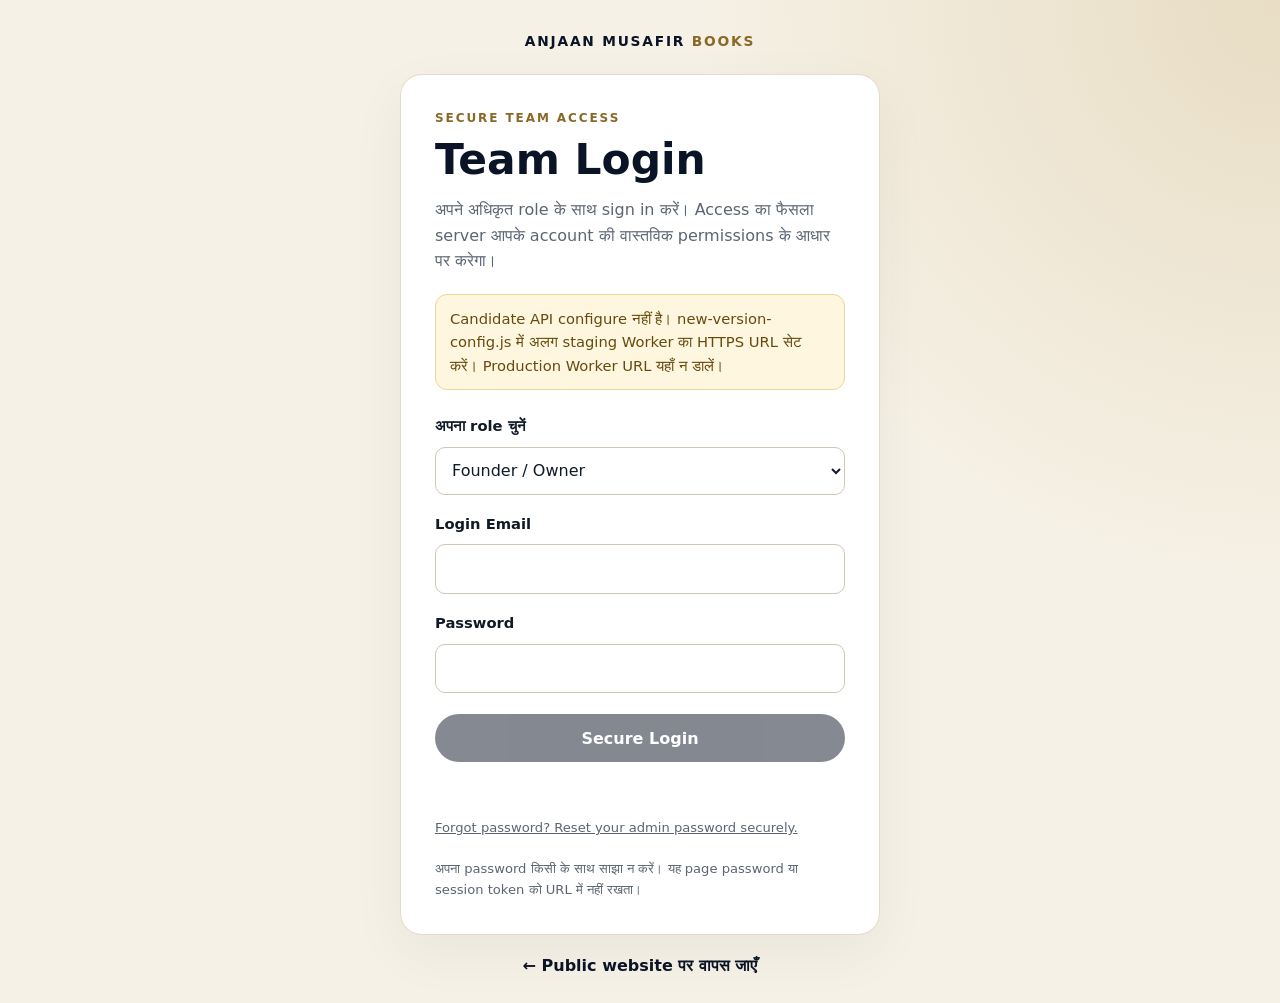
<file: team-login.html>
<!doctype html>
<html lang="hi">
<head>
  <meta charset="utf-8">
  <meta name="viewport" content="width=device-width, initial-scale=1">
  <meta name="robots" content="noindex,nofollow">
  <meta name="theme-color" content="#0b1426">
  <title>Team Login — Anjaan Musafir Books</title>
  <link rel="stylesheet" href="team-login.css">
</head>
<body>
  <a class="skip-link" href="#login-form">मुख्य सामग्री पर जाएँ</a>
  <main class="auth-shell">
    <a class="brand" href="index.html" aria-label="Anjaan Musafir Books homepage">ANJAAN MUSAFIR <span>BOOKS</span></a>
    <section class="auth-card" aria-labelledby="page-title">
      <p class="eyebrow">SECURE TEAM ACCESS</p>
      <h1 id="page-title">Team Login</h1>
      <p class="intro">अपने अधिकृत role के साथ sign in करें। Access का फैसला server आपके account की वास्तविक permissions के आधार पर करेगा।</p>
      <div id="config-notice" class="notice notice-warn" role="status">Candidate API अभी configure नहीं है। Staging Worker URL सेट होने तक login उपलब्ध नहीं होगा।</div>
      <form id="login-form" novalidate>
        <label for="role">अपना role चुनें</label>
        <select id="role" name="role" required>
          <option value="FOUNDER">Founder / Owner</option>
          <option value="ADMINISTRATOR">Administrator</option>
          <option value="OPERATIONS_MANAGER">Operations Manager</option>
          <option value="PRODUCT_MANAGER">Product Manager</option>
          <option value="MARKETING_MANAGER">Marketing Manager</option>
          <option value="CUSTOMER_SUPPORT">Customer Support</option>
          <option value="CONTENT_EDITOR">Content Editor</option>
          <option value="ANALYST">Analyst</option>
          <option value="TECHNICAL_SUPPORT">Technical Support</option>
        </select>
        <label for="email">Login Email</label>
        <input id="email" name="email" type="email" autocomplete="username" maxlength="254" required>
        <label for="password">Password</label>
        <input id="password" name="password" type="password" autocomplete="current-password" maxlength="128" required>
        <button id="login-button" type="submit" disabled>Secure Login</button>
        <p id="form-status" class="form-status" role="status" aria-live="polite"></p>
      </form>
      <p class="security-note"><a href="forgot-password.html">Forgot password? Reset your admin password securely.</a></p>
      <p class="security-note">अपना password किसी के साथ साझा न करें। यह page password या session token को URL में नहीं रखता।</p>
    </section>
    <a class="back-link" href="index.html">← Public website पर वापस जाएँ</a>
  </main>
  <script src="new-version-config.js"></script>
  <script src="team-login.js" defer></script>
</body>
</html>
</file>
<file: admin-dashboard.css>
:root{color-scheme:dark;--bg:#08111f;--panel:#101d30;--line:#263750;--text:#edf3fb;--muted:#9fb0c7;--accent:#c6a56b;--bad:#ffb4ab;--good:#a6e3b3}*{box-sizing:border-box}body{margin:0;background:var(--bg);color:var(--text);font:15px/1.55 system-ui,-apple-system,Segoe UI,sans-serif}.topbar{display:flex;justify-content:space-between;align-items:center;gap:12px;padding:15px 22px;border-bottom:1px solid var(--line);background:#0b1426;position:sticky;top:0;z-index:3}.brand{color:var(--text);text-decoration:none;font-weight:800;letter-spacing:.08em}.brand span{color:var(--accent)}.top-actions{display:flex;gap:12px;align-items:center;flex-wrap:wrap}button,.button{background:var(--accent);color:#17130c;border:0;border-radius:9px;padding:10px 14px;font-weight:700;cursor:pointer}button:disabled{opacity:.45;cursor:not-allowed}.layout{display:grid;grid-template-columns:225px minmax(0,1fr);min-height:calc(100vh - 64px)}.sidebar{padding:22px 14px;border-right:1px solid var(--line);background:#0b1426;display:flex;flex-direction:column;gap:8px}.nav-title,.eyebrow{font-size:11px;letter-spacing:.16em;color:var(--accent);font-weight:800}.nav{background:transparent;color:var(--muted);text-align:left;border:1px solid transparent}.nav.active,.nav:hover{border-color:var(--line);background:var(--panel);color:var(--text)}.sidebar a{padding:10px 14px;color:var(--muted);text-decoration:none}.sidebar-note,.muted,.footer-note{font-size:13px;color:var(--muted)}.main-content{padding:clamp(16px,3vw,34px);min-width:0}.page-heading,.panel-head{display:flex;justify-content:space-between;align-items:center;gap:14px;flex-wrap:wrap}.page-heading h1{font-size:clamp(26px,4vw,36px);margin:0}.status-box{margin:18px 0;padding:13px 15px;border:1px solid var(--line);border-radius:12px;background:var(--panel)}.status-box.error{border-color:#824f4a;color:var(--bad)}.status-box.ok{border-color:#37694a;color:var(--good)}.metrics{display:grid;grid-template-columns:repeat(4,minmax(0,1fr));gap:14px;margin:18px 0}.metric-card,.panel{background:var(--panel);border:1px solid var(--line);border-radius:14px;padding:18px}.metric-card span,dt{display:block;color:var(--muted);font-size:13px}.metric-card strong{display:block;font-size:27px;margin-top:7px;overflow-wrap:anywhere}.panel{margin:16px 0}.panel h2{margin:0 0 12px;font-size:19px}.profile-grid{display:grid;grid-template-columns:repeat(4,minmax(0,1fr));gap:16px}.profile-grid dd{margin:4px 0 0;overflow-wrap:anywhere}.view.hidden{display:none}.filters{display:flex;gap:12px;align-items:end;flex-wrap:wrap;margin:15px 0}.filters label{display:grid;gap:5px;color:var(--muted);font-size:13px}input{background:#08111f;color:var(--text);border:1px solid var(--line);padding:10px;border-radius:8px}.data-area{overflow:auto;max-width:100%}table{border-collapse:collapse;width:100%;font-size:13px;min-width:550px}th,td{padding:10px;text-align:left;border-bottom:1px solid var(--line);vertical-align:top}th{color:var(--accent);font-weight:700}pre{white-space:pre-wrap;overflow-wrap:anywhere;color:var(--muted)}.footer-note{margin-top:30px}@media(max-width:850px){.layout{grid-template-columns:1fr}.sidebar{border-right:0;border-bottom:1px solid var(--line);display:grid;grid-template-columns:repeat(2,minmax(0,1fr))}.nav-title,.sidebar-note{grid-column:1/-1}.metrics{grid-template-columns:repeat(2,minmax(0,1fr))}.profile-grid{grid-template-columns:repeat(2,minmax(0,1fr))}}@media(max-width:440px){.topbar{padding:12px}.brand{font-size:12px}.metrics{grid-template-columns:1fr 1fr;gap:8px}.metric-card{padding:12px}.metric-card strong{font-size:21px}.sidebar{grid-template-columns:1fr 1fr}.main-content{padding:12px}}
.admin-form{display:grid;grid-template-columns:repeat(2,minmax(0,1fr));gap:12px;margin:16px 0;padding:16px;border:1px solid var(--line);border-radius:12px}.admin-form label{display:grid;gap:6px;color:var(--muted);font-size:13px}.admin-form input,.admin-form select{width:100%;min-width:0}.admin-form button{align-self:end;justify-self:start}.admin-form [role=status]{grid-column:1/-1}@media(max-width:600px){.admin-form{grid-template-columns:1fr}}
</file>
<file: team-login.css>
:root{color-scheme:light;--navy:#0b1426;--navy2:#14213d;--gold:#c9a45c;--ivory:#f6f1e6;--ink:#101a26;--muted:#5b6572;--line:#e3dccb;--danger:#9d2828;--ok:#176b45}
*{box-sizing:border-box}html{min-height:100%;background:var(--ivory)}body{margin:0;min-height:100vh;font:16px/1.6 system-ui,-apple-system,"Segoe UI",sans-serif;color:var(--ink);background:radial-gradient(circle at top right,#e8ddc4 0,transparent 36%),var(--ivory)}a{color:inherit}.skip-link{position:absolute;left:-9999px;top:8px}.skip-link:focus{left:8px;background:#fff;padding:8px;z-index:5}.auth-shell{width:min(100% - 28px,480px);margin:0 auto;padding:30px 0 24px;min-height:100vh;display:flex;flex-direction:column;align-items:center;justify-content:center}.brand{text-decoration:none;font-size:.86rem;font-weight:800;letter-spacing:.13em;color:var(--navy);margin-bottom:22px}.brand span{color:#8a6827}.auth-card{width:100%;background:#fff;border:1px solid var(--line);border-radius:22px;padding:clamp(22px,5vw,34px);box-shadow:0 18px 55px #0b14260d}.eyebrow{font-size:.75rem;letter-spacing:.16em;font-weight:800;color:#8a6827;margin:0 0 8px}h1{font-size:clamp(2rem,7vw,2.65rem);line-height:1.15;color:var(--navy);margin:0 0 12px}.intro{color:var(--muted);margin:0 0 20px}.notice{border-radius:12px;padding:12px 14px;margin:16px 0;font-size:.92rem}.notice-warn{background:#fff6df;border:1px solid #ead59d;color:#654b0d}.notice-error{background:#fff0ef;border:1px solid #e6b9b5;color:var(--danger)}.notice-ok{background:#edf9f1;border:1px solid #b5dec4;color:var(--ok)}form{display:grid;gap:9px}label{font-weight:700;font-size:.92rem;margin-top:8px}input,select{width:100%;min-height:48px;padding:11px 12px;border:1px solid #cfc7b3;border-radius:10px;background:#fff;color:var(--ink);font:inherit}input:focus-visible,select:focus-visible,button:focus-visible,a:focus-visible{outline:3px solid #c9a45c;outline-offset:3px}button{width:100%;min-height:48px;margin-top:12px;border:0;border-radius:999px;background:var(--navy);color:#fff;font:700 1rem/1.2 system-ui,sans-serif;padding:13px;cursor:pointer}button:hover:not(:disabled){background:var(--navy2)}button:disabled{opacity:.5;cursor:not-allowed}.form-status{min-height:1.5em;margin:4px 0 0;color:var(--danger);font-size:.92rem}.security-note{font-size:.82rem;color:var(--muted);margin:20px 0 0}.back-link{display:inline-block;margin-top:18px;color:var(--navy);font-weight:650;text-decoration:none}.back-link:hover{text-decoration:underline}@media(prefers-reduced-motion:reduce){*{scroll-behavior:auto!important;transition:none!important}}
</file>
